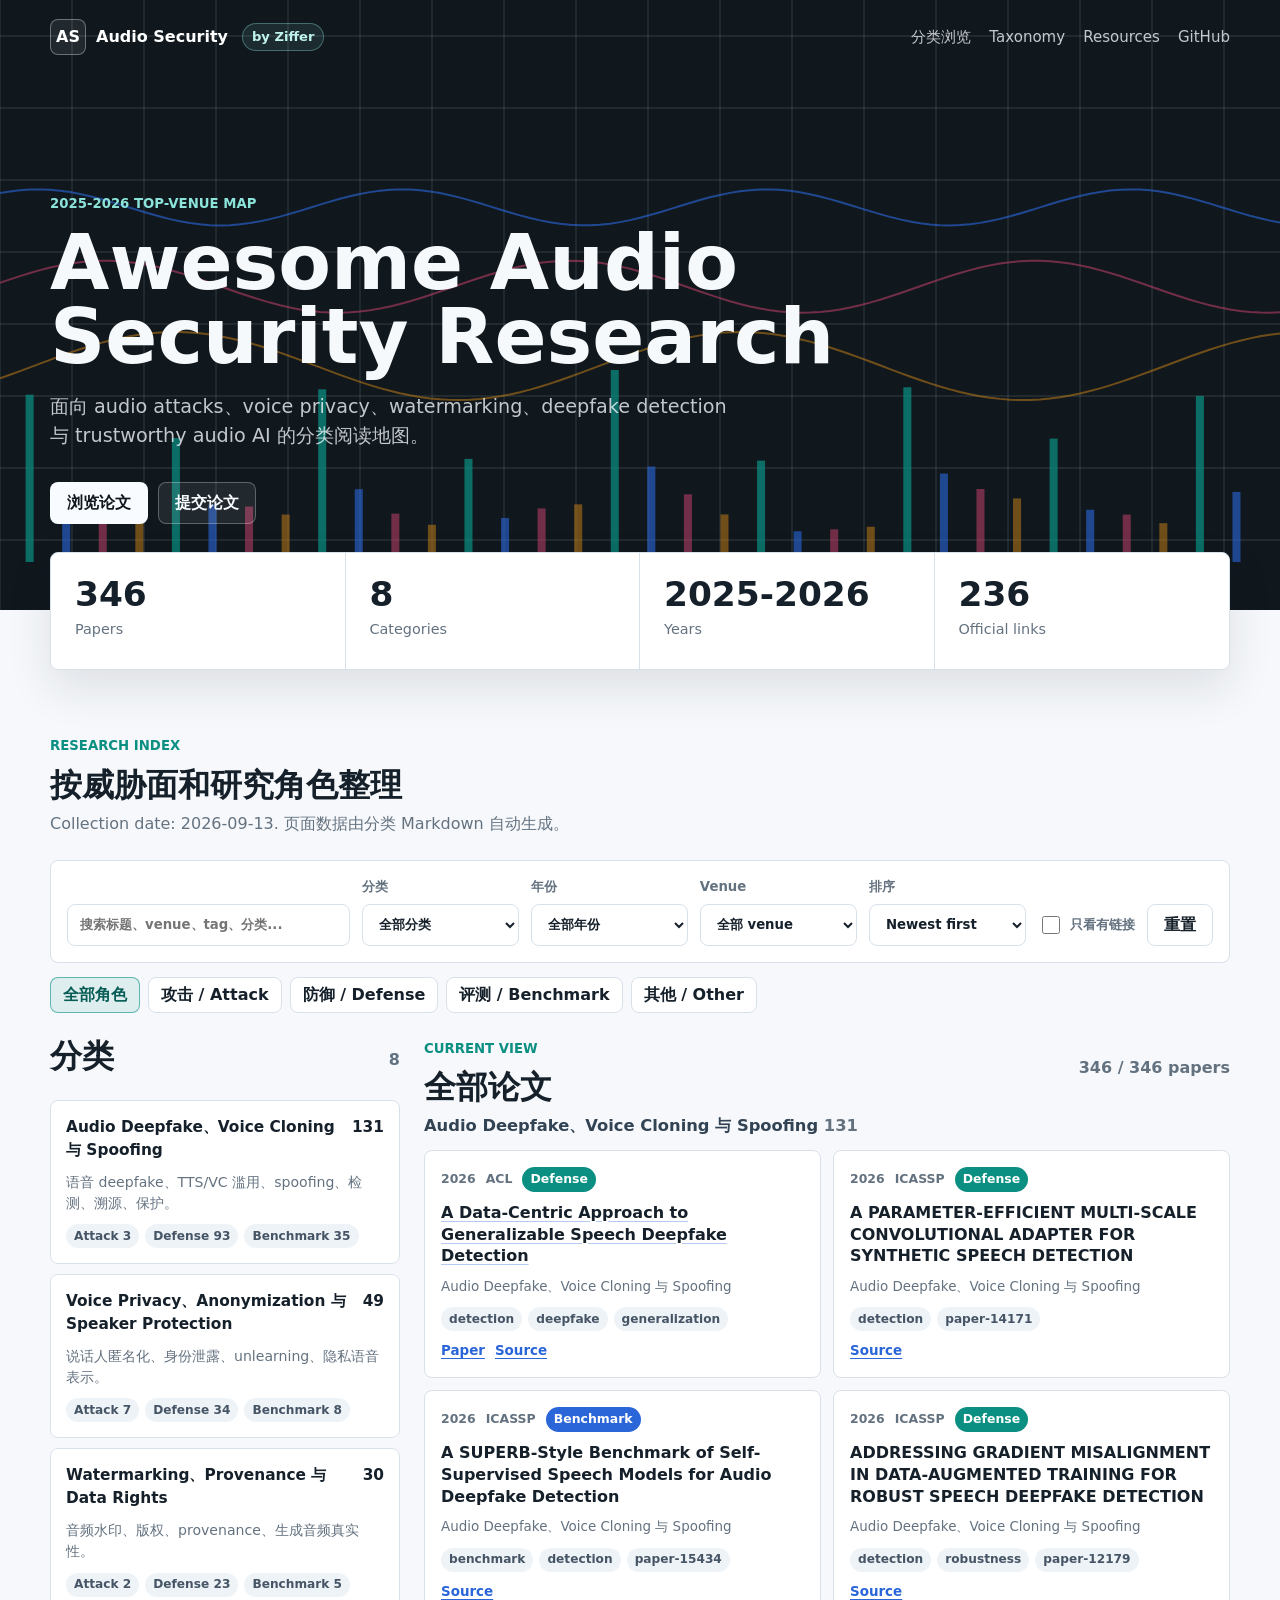
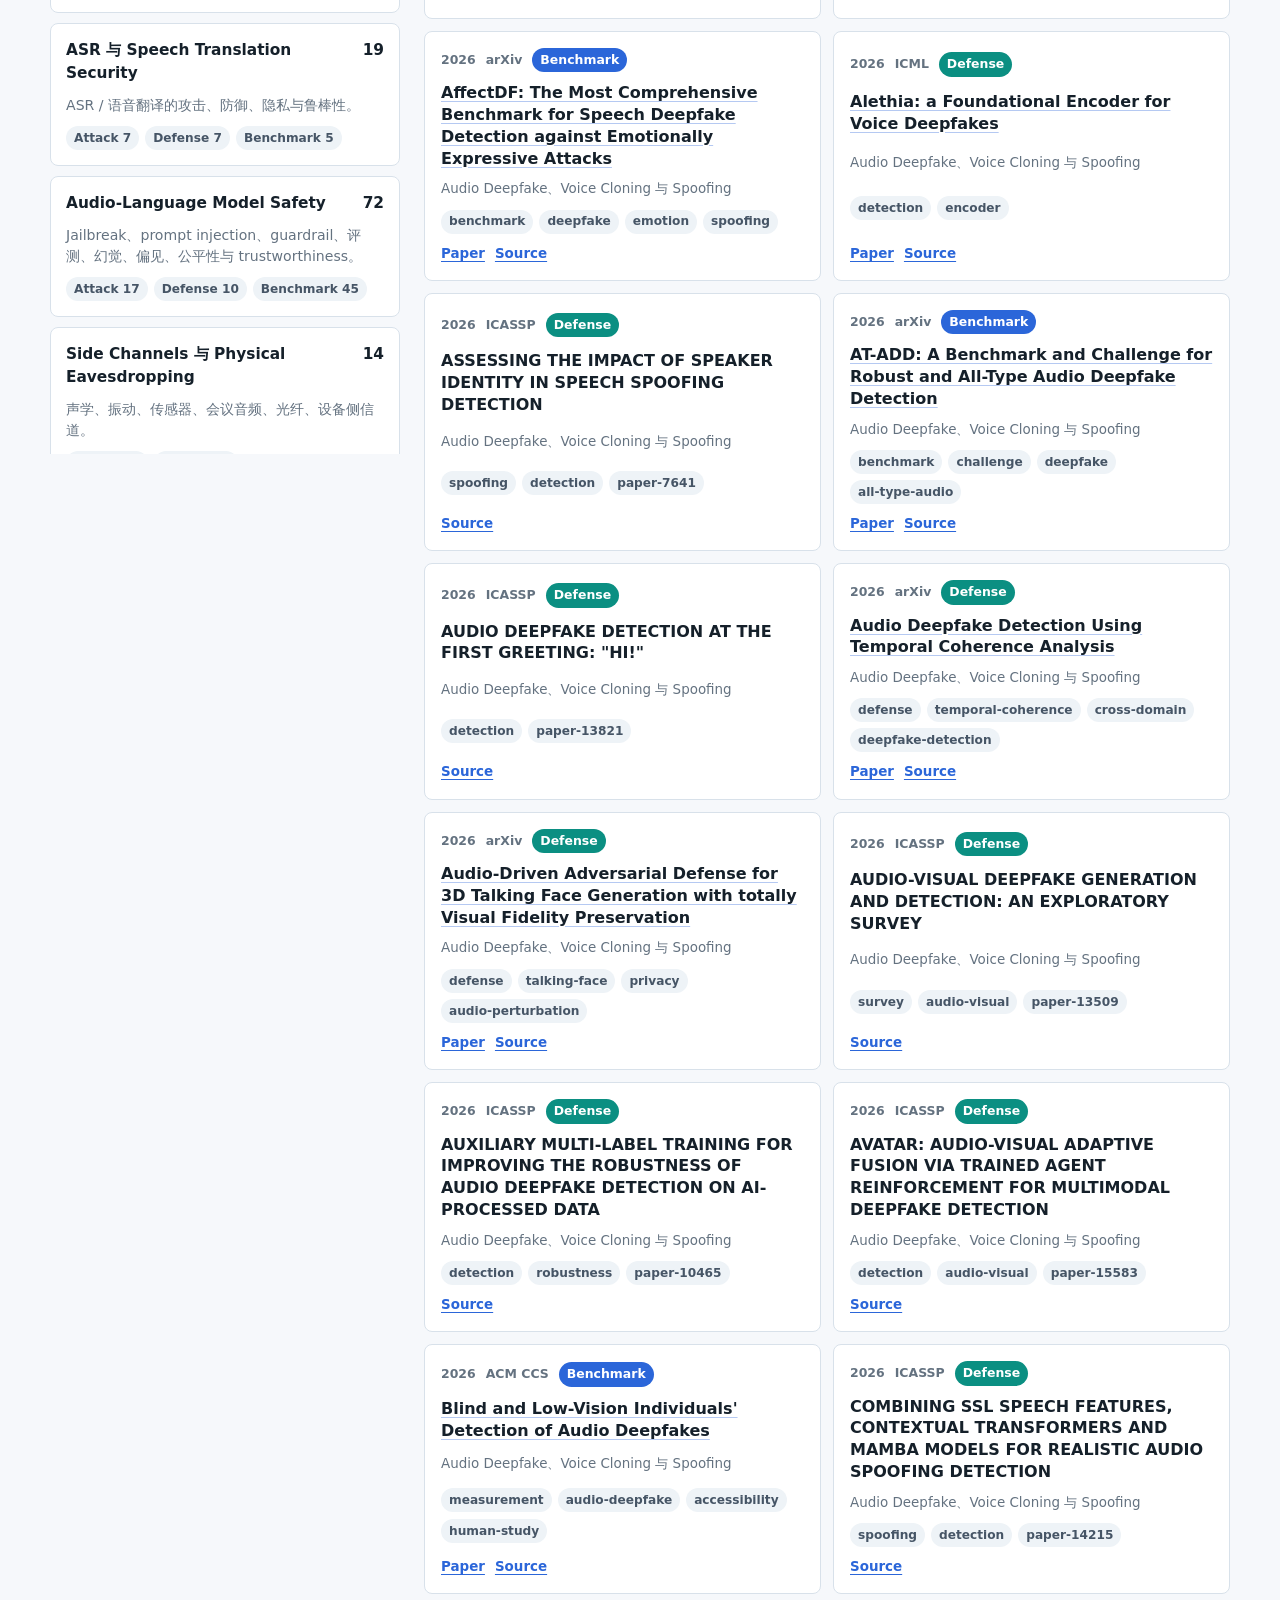
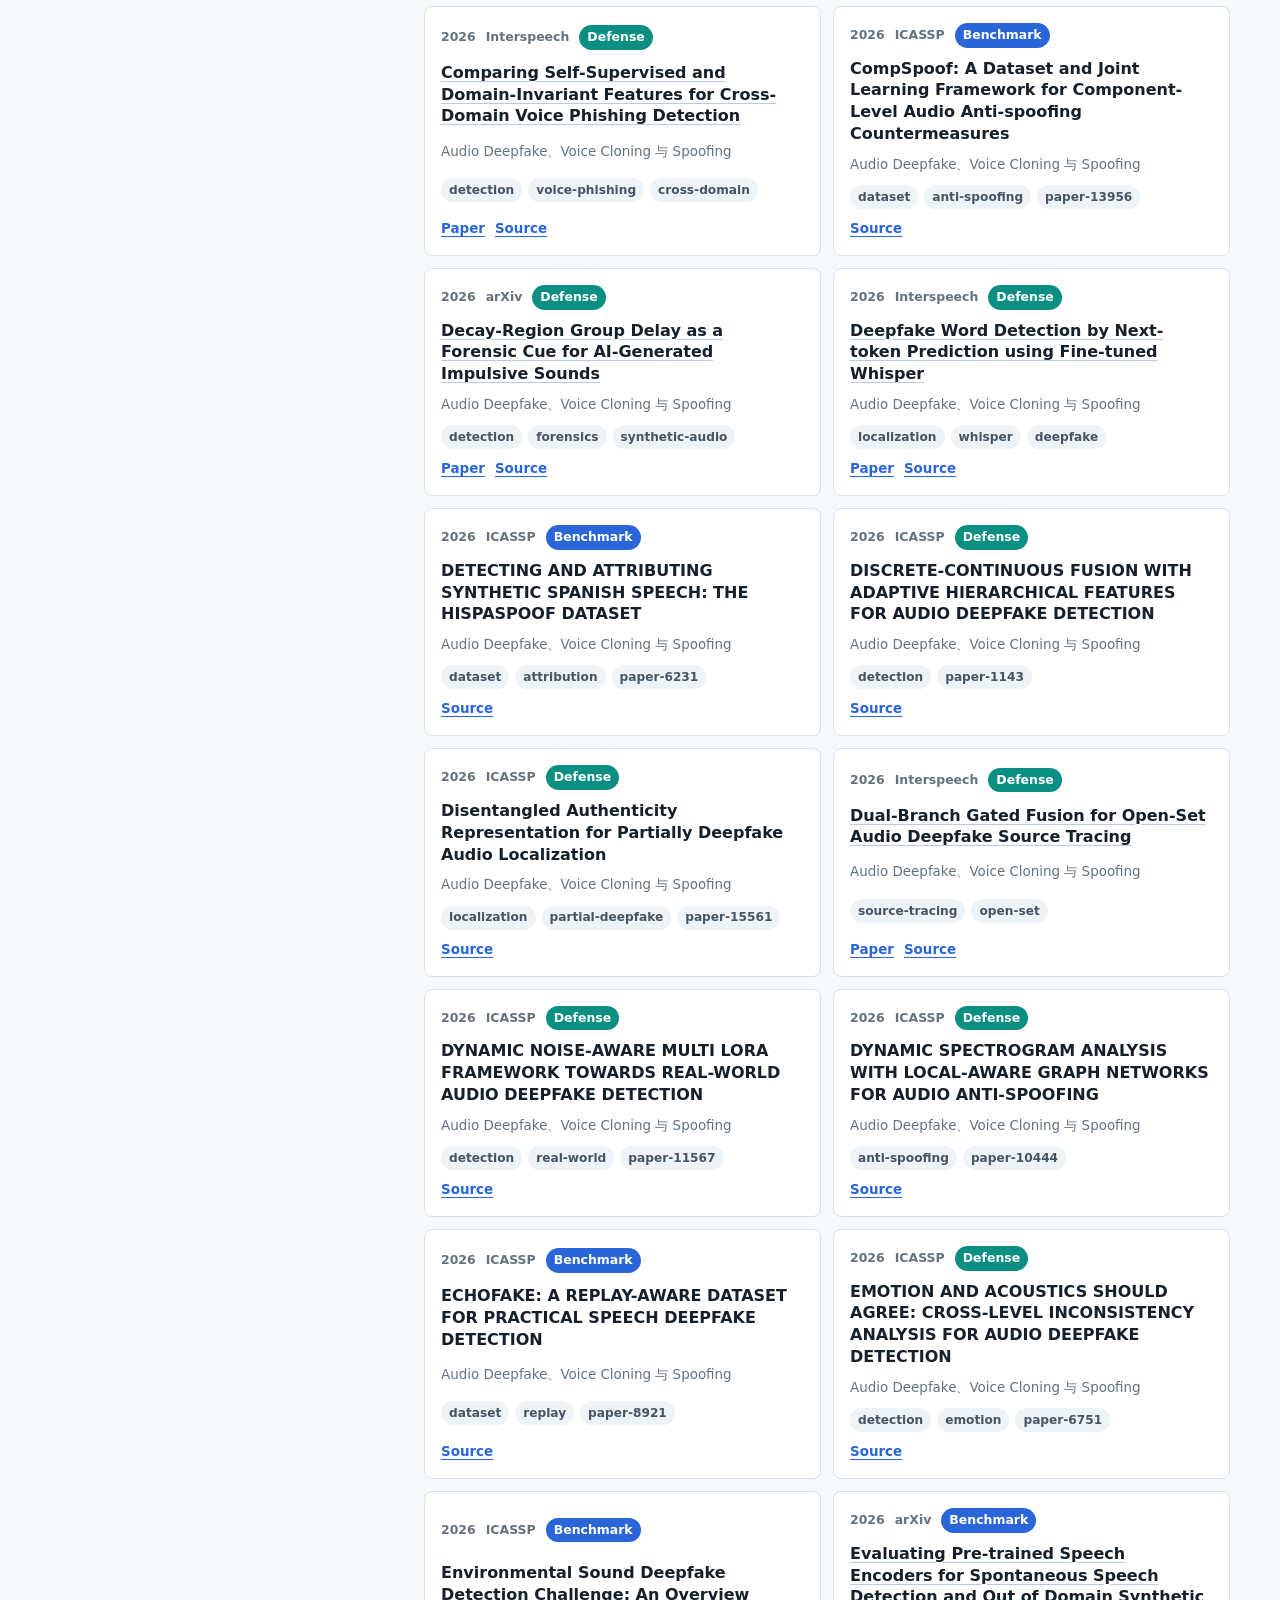
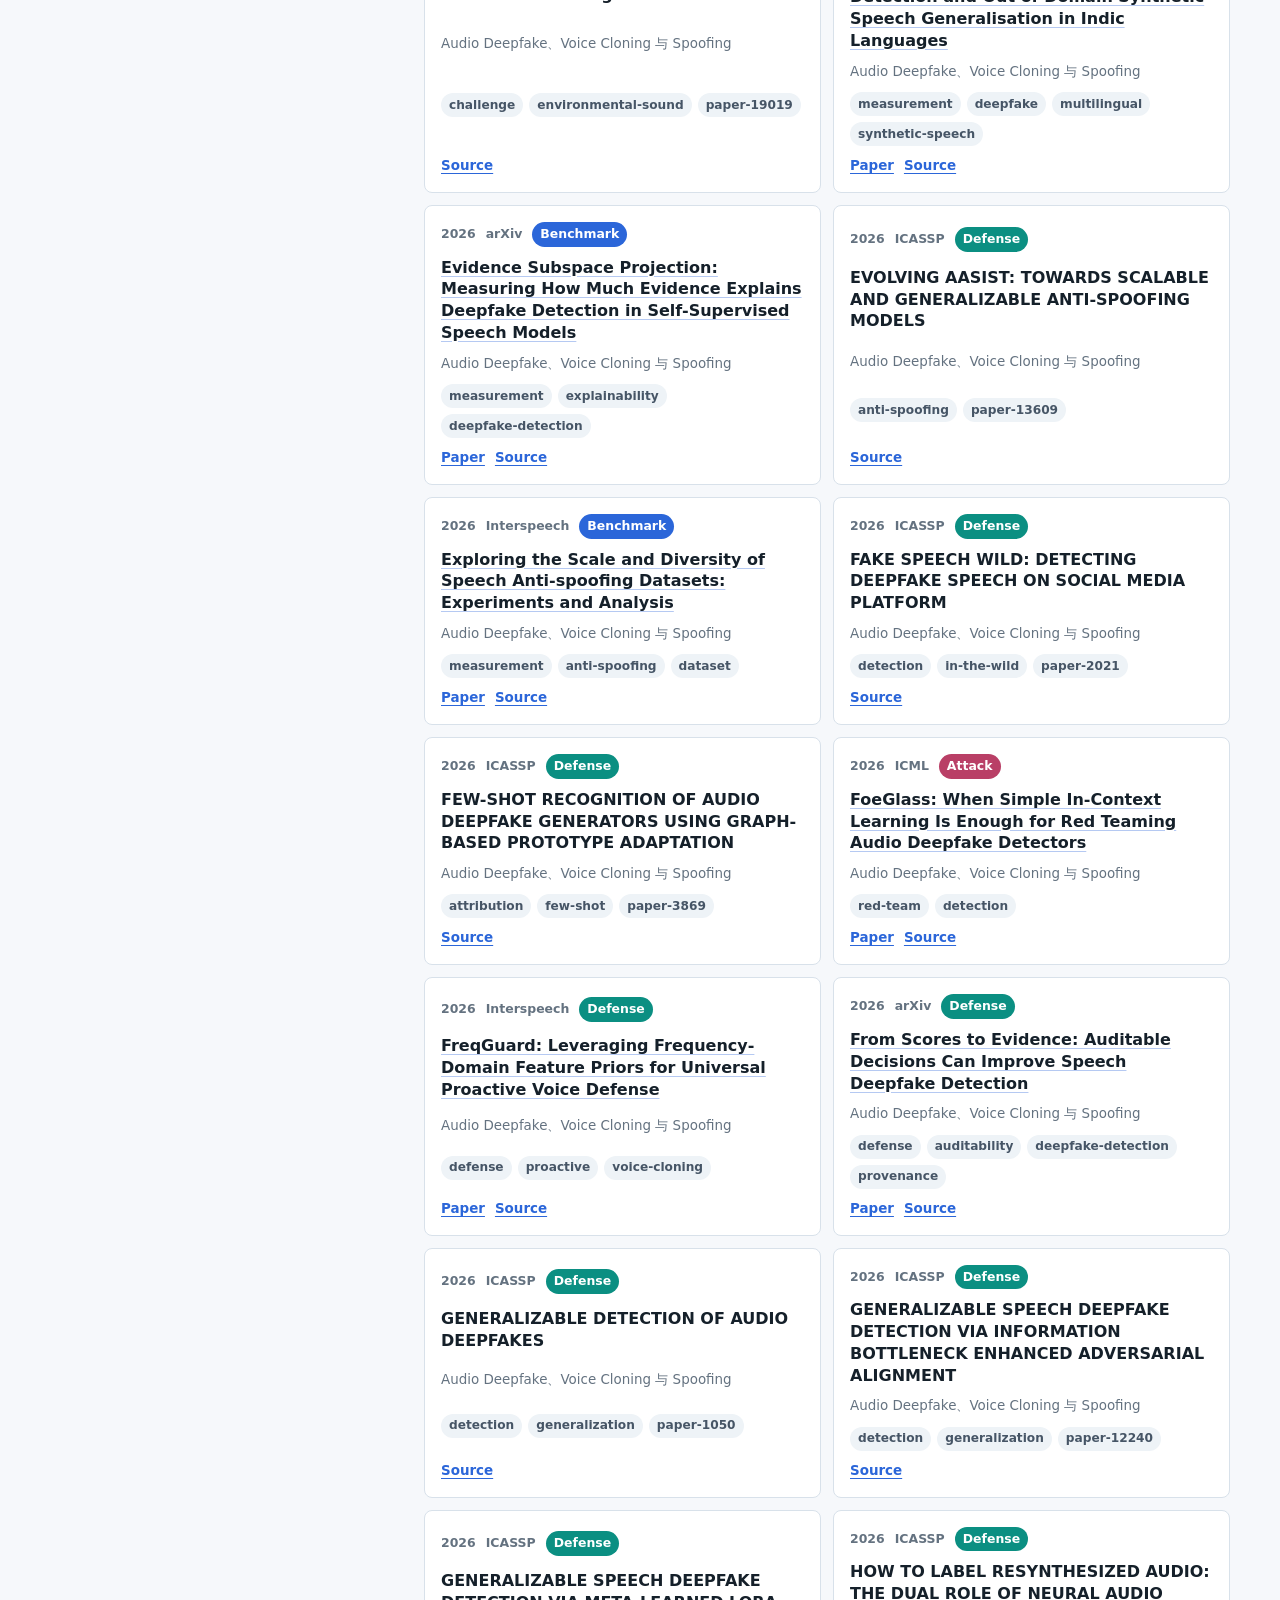
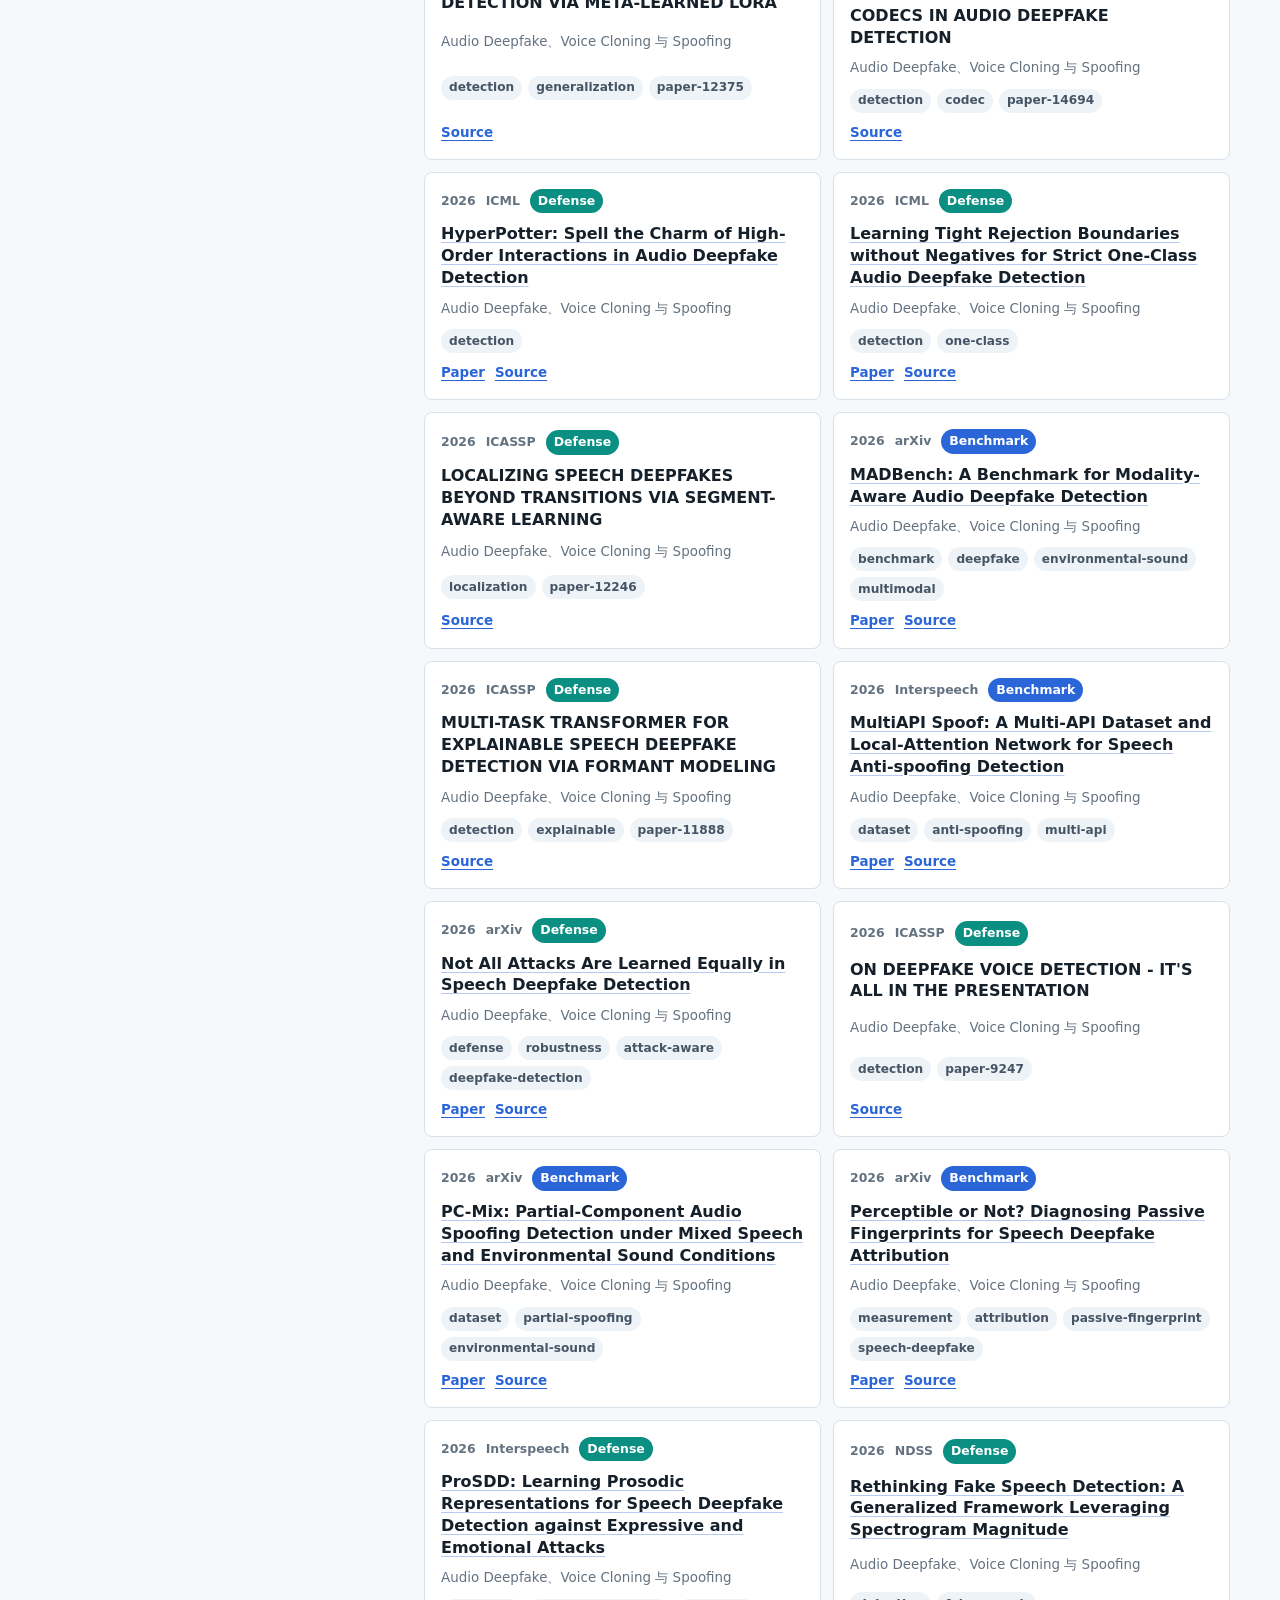
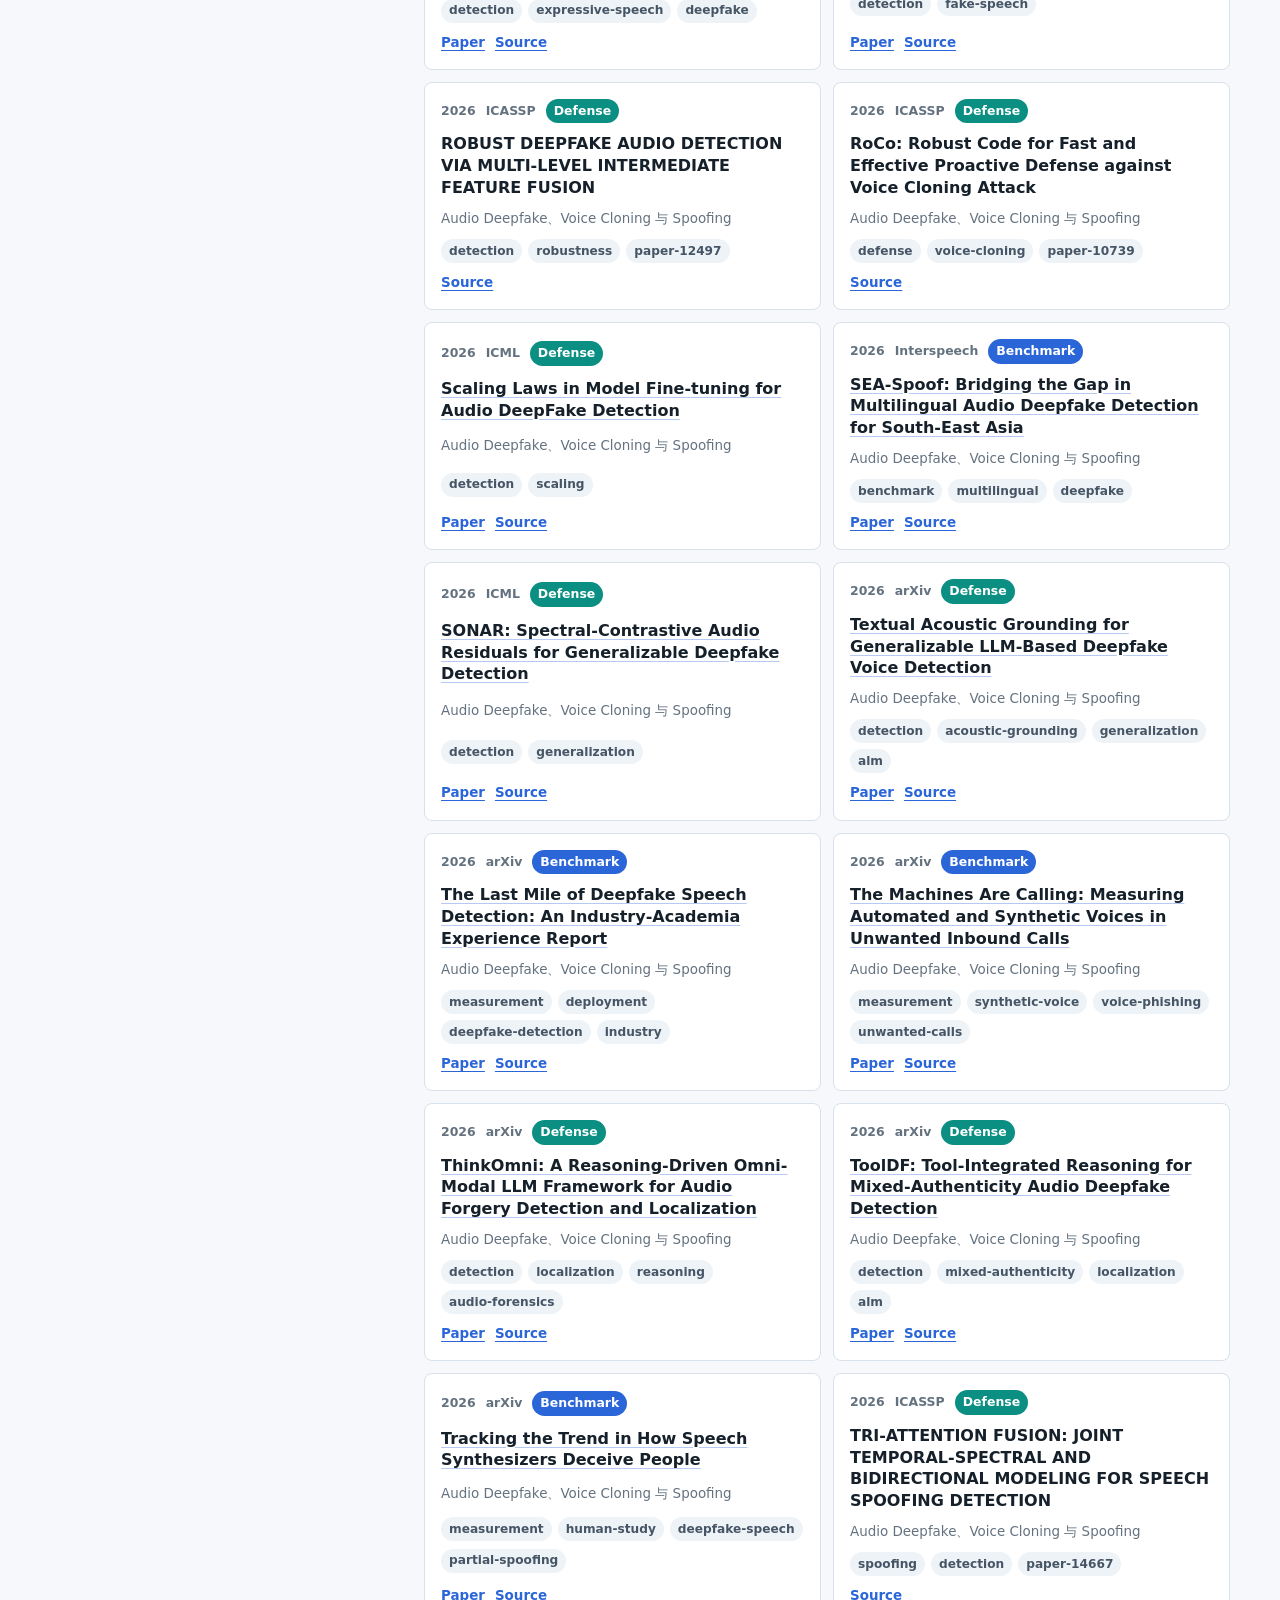
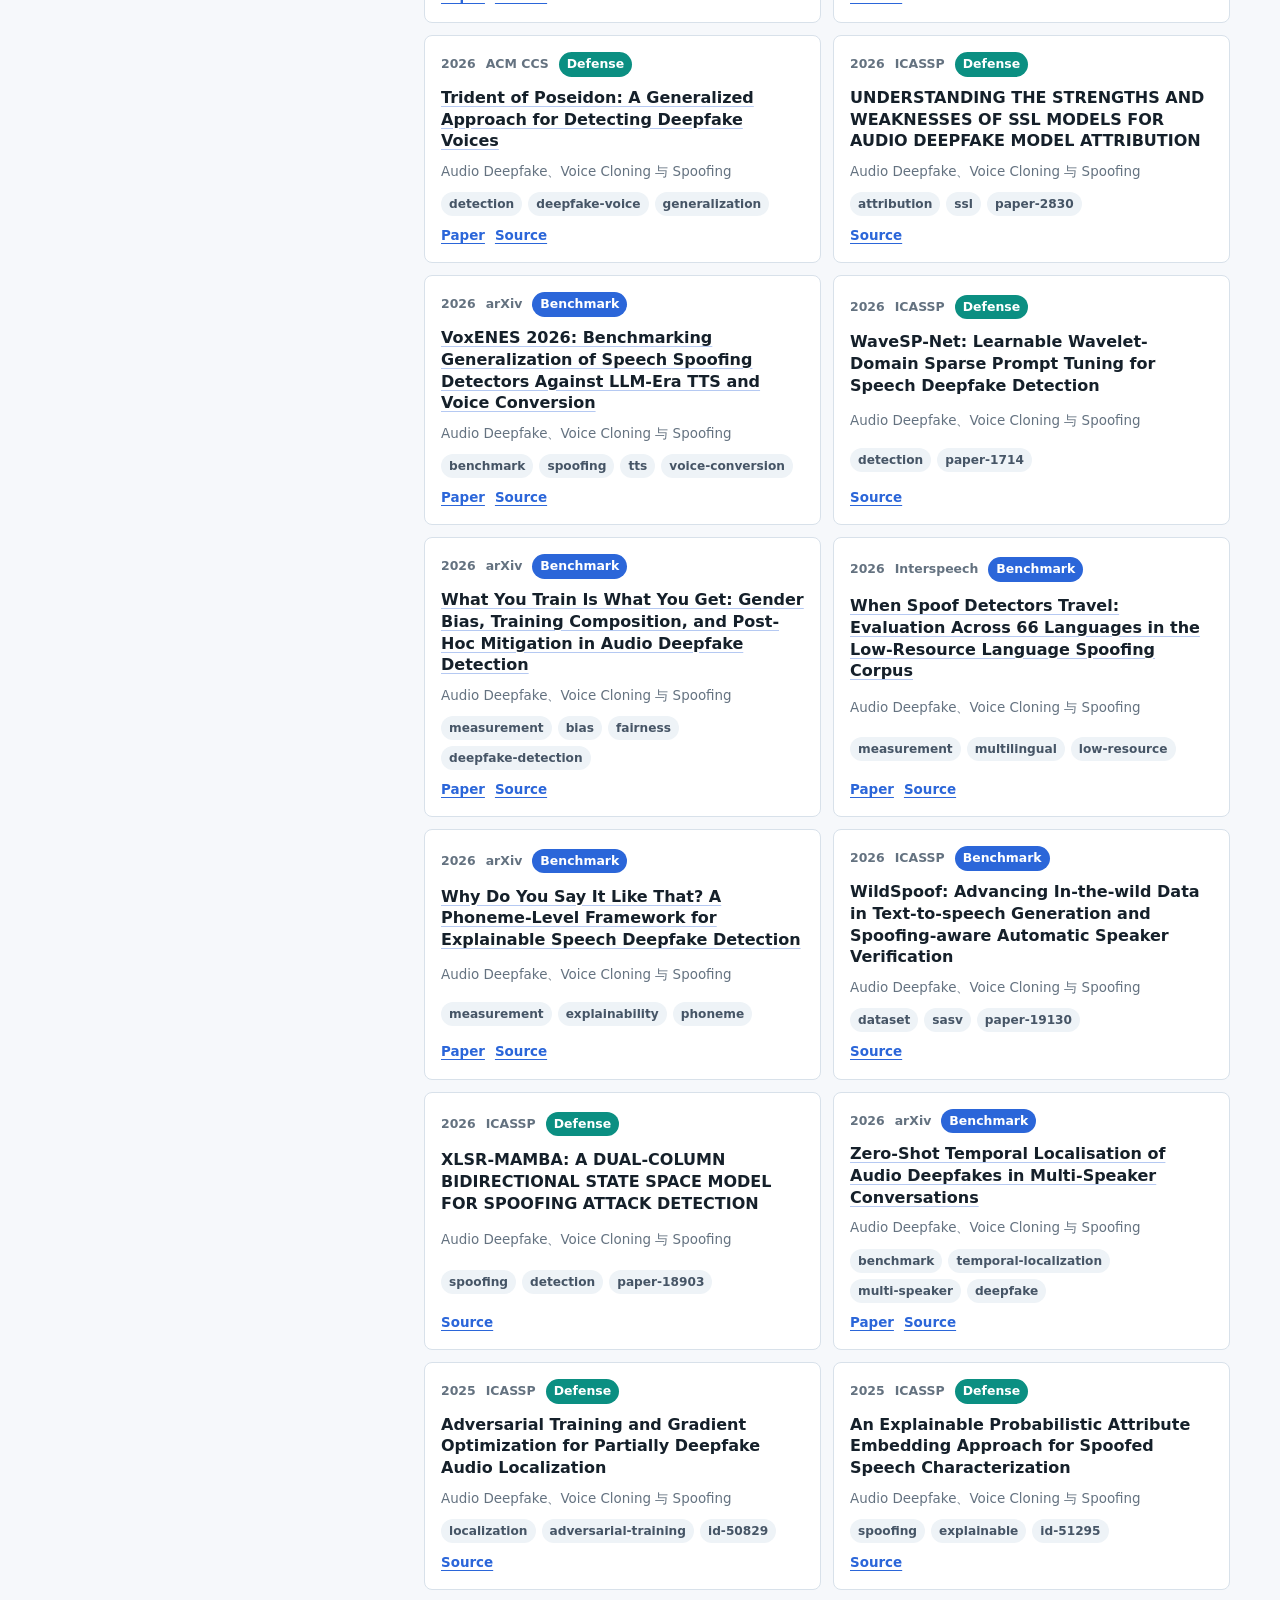
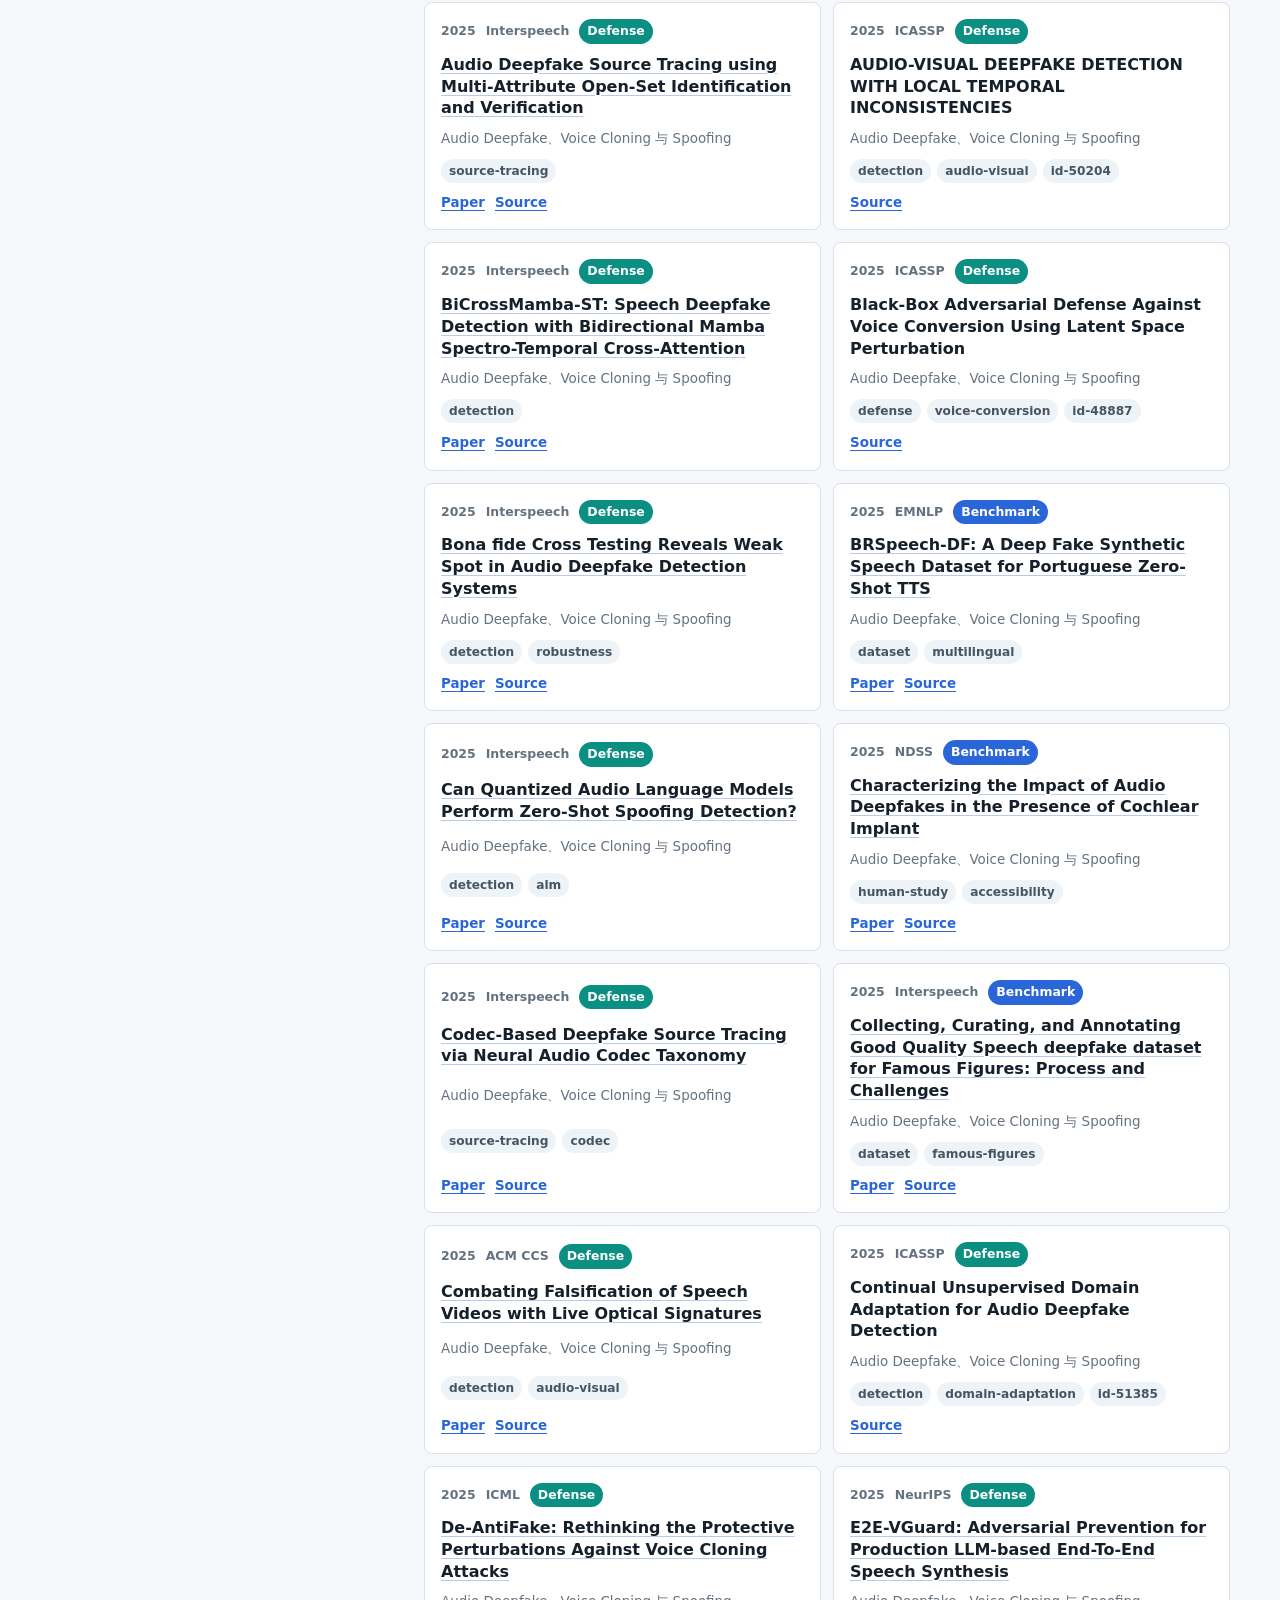
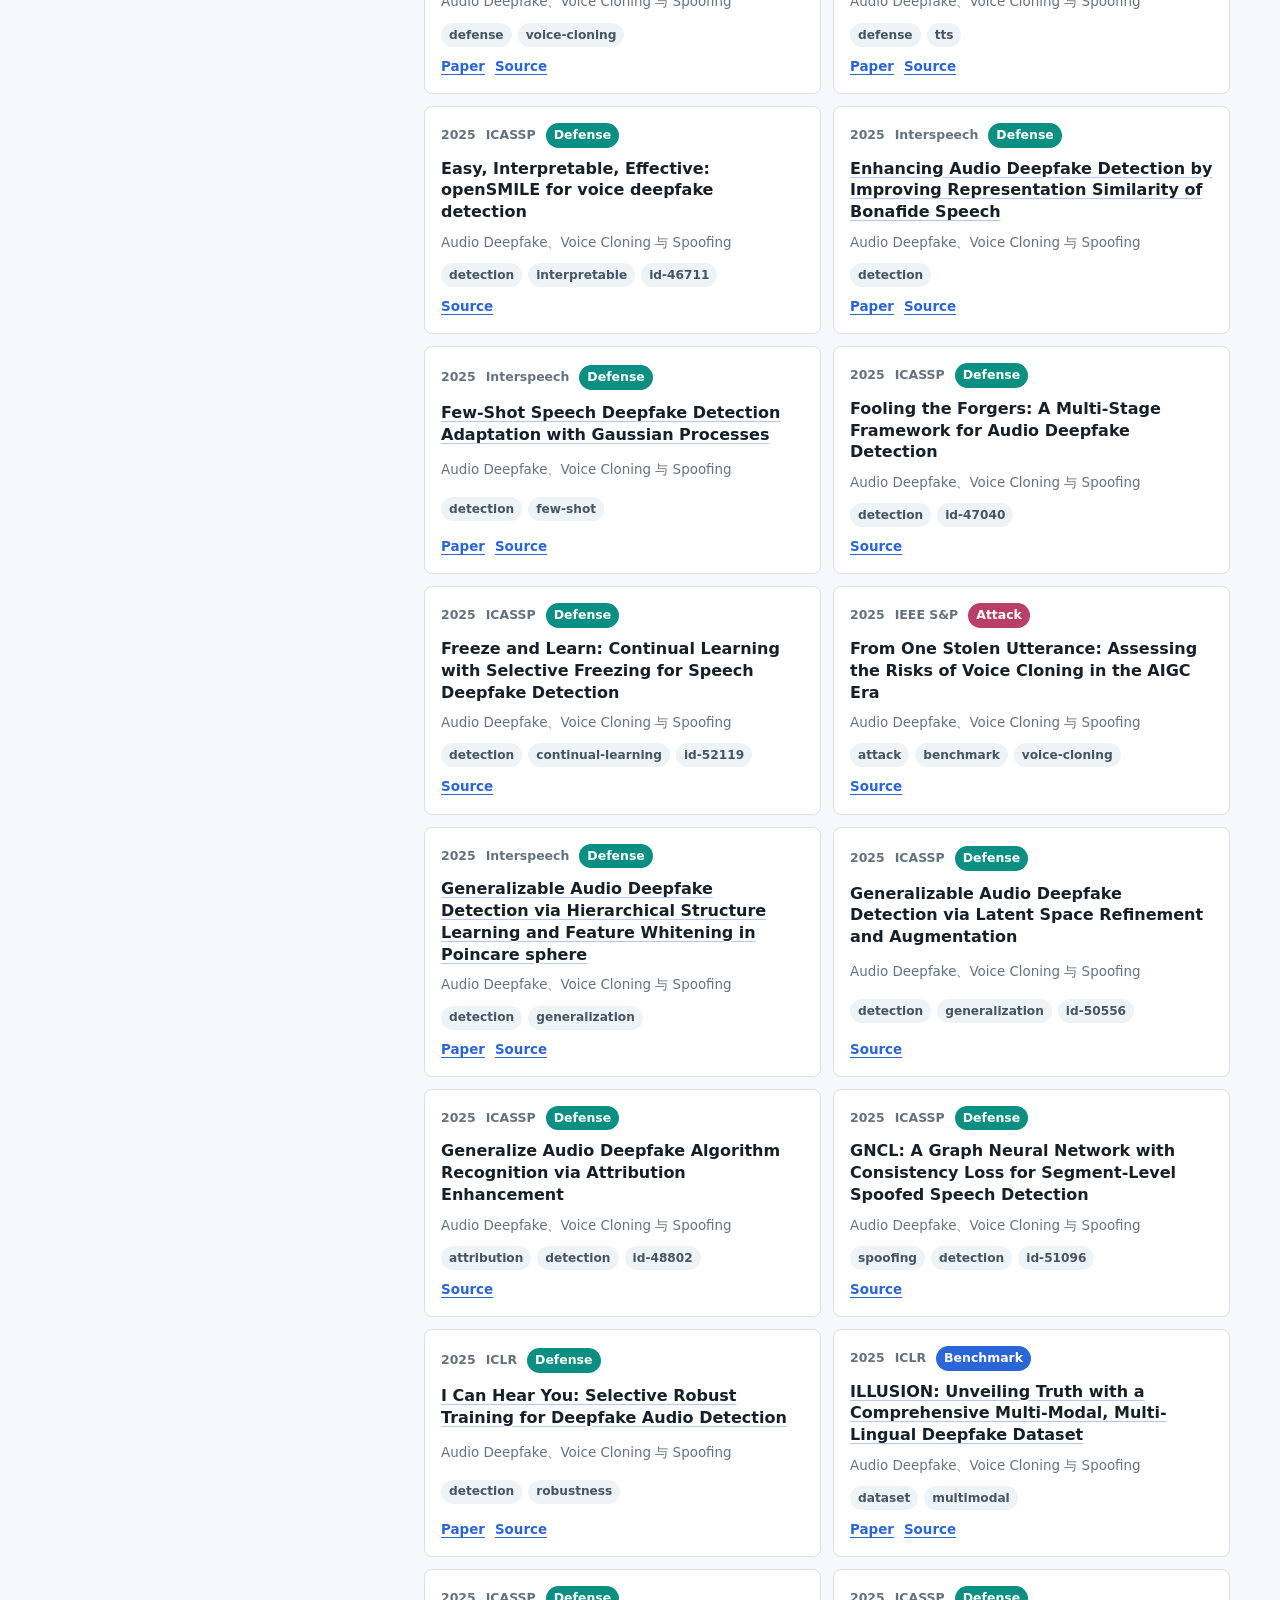
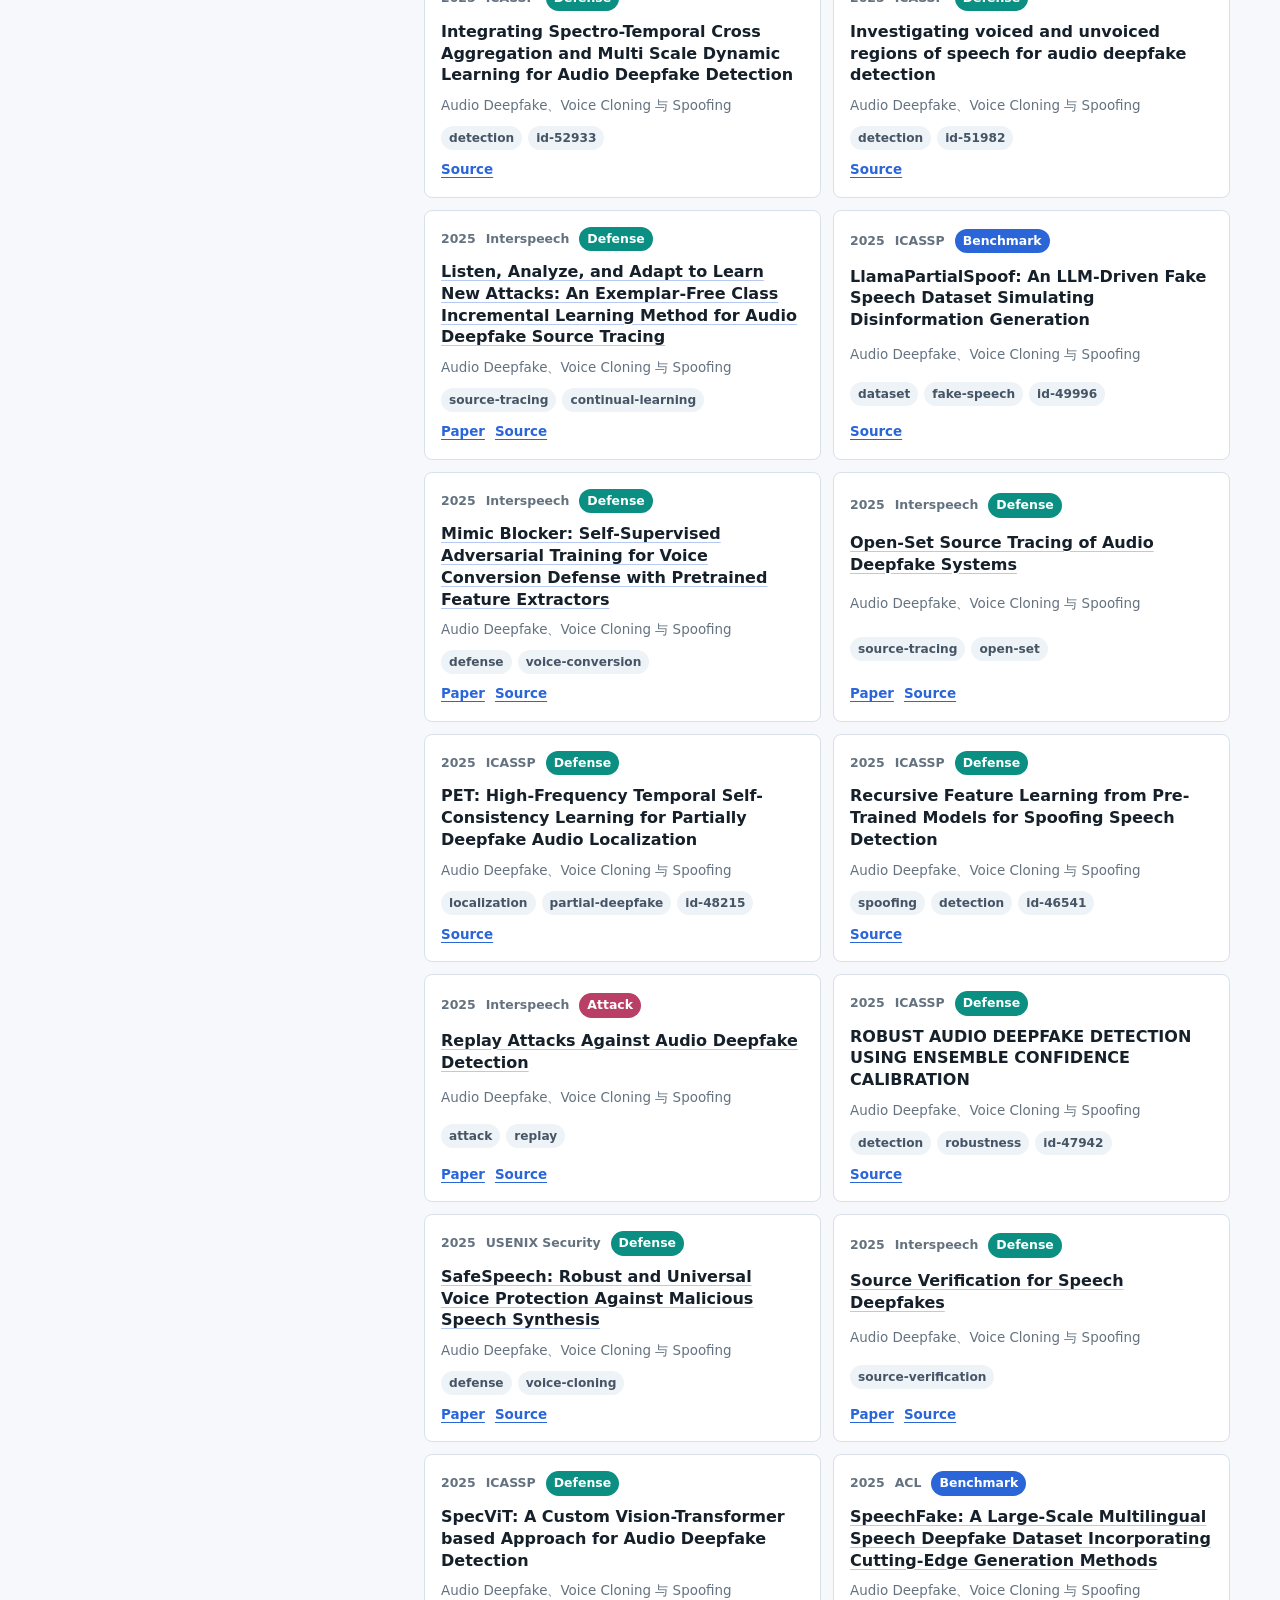
<file: index.html>
<!doctype html>
<html lang="zh-CN">
  <head>
    <meta charset="utf-8" />
    <meta name="viewport" content="width=device-width, initial-scale=1" />
    <meta
      name="description"
      content="A classified, searchable GitHub Pages view for Awesome Audio Security Research."
    />
    <title>Awesome Audio Security Research</title>
    <link rel="stylesheet" href="docs/assets/site.css" />
  </head>
  <body>
    <header class="hero">
      <canvas id="hero-canvas" aria-hidden="true"></canvas>
      <nav class="topbar" aria-label="Primary">
        <div class="brand-group">
          <a class="brand" href="./" aria-label="Awesome Audio Security Research home">
            <span class="brand-mark">AS</span>
            <span>Audio Security</span>
          </a>
          <a class="creator-link" href="https://ziffer.top/" target="_blank" rel="noopener noreferrer">by Ziffer</a>
        </div>
        <div class="nav-links">
          <a href="#explore">分类浏览</a>
          <a id="taxonomy-link" href="https://github.com/sfofgalaxy/awesome-audio-security-research/blob/main/docs/taxonomy.md">Taxonomy</a>
          <a id="resources-link" href="https://github.com/sfofgalaxy/awesome-audio-security-research/blob/main/docs/resources.md">Resources</a>
          <a id="repo-link" href="https://github.com/sfofgalaxy/awesome-audio-security-research">GitHub</a>
        </div>
      </nav>
      <div class="hero-content">
        <p class="kicker">2025-2026 top-venue map</p>
        <h1>Awesome Audio Security Research</h1>
        <p class="hero-copy">
          面向 audio attacks、voice privacy、watermarking、deepfake detection 与 trustworthy audio AI 的分类阅读地图。
        </p>
        <div class="hero-actions">
          <a class="button primary" href="#explore">浏览论文</a>
          <a class="button secondary" id="suggest-link" href="https://github.com/sfofgalaxy/awesome-audio-security-research/issues/new?template=paper.yml">提交论文</a>
        </div>
      </div>
    </header>

    <main>
      <section class="stats-band" aria-label="Collection stats">
        <div class="stat">
          <span class="stat-value" id="paper-count">...</span>
          <span class="stat-label">Papers</span>
        </div>
        <div class="stat">
          <span class="stat-value" id="category-count">...</span>
          <span class="stat-label">Categories</span>
        </div>
        <div class="stat">
          <span class="stat-value" id="year-range">...</span>
          <span class="stat-label">Years</span>
        </div>
        <div class="stat">
          <span class="stat-value" id="linked-count">...</span>
          <span class="stat-label">Official links</span>
        </div>
      </section>

      <section class="controls-band" id="explore">
        <div class="section-heading">
          <p class="eyebrow">Research index</p>
          <h2>按威胁面和研究角色整理</h2>
          <p id="collection-date" class="section-copy"></p>
        </div>

        <form class="filters" id="filters" role="search">
          <label class="search-box">
            <span class="visually-hidden">Search papers</span>
            <input id="search-input" type="search" placeholder="搜索标题、venue、tag、分类..." autocomplete="off" />
          </label>
          <label>
            <span>分类</span>
            <select id="category-select"></select>
          </label>
          <label>
            <span>年份</span>
            <select id="year-select"></select>
          </label>
          <label>
            <span>Venue</span>
            <select id="venue-select"></select>
          </label>
          <label>
            <span>排序</span>
            <select id="sort-select">
              <option value="newest">Newest first</option>
              <option value="oldest">Oldest first</option>
              <option value="title">Title A-Z</option>
              <option value="venue">Venue A-Z</option>
            </select>
          </label>
          <label class="toggle">
            <input id="linked-only" type="checkbox" />
            <span>只看有链接</span>
          </label>
          <button class="button reset" id="reset-button" type="button">重置</button>
        </form>

        <div class="segmented" id="section-filter" aria-label="Research role"></div>
      </section>

      <section class="layout">
        <aside class="sidebar" aria-label="Categories">
          <div class="panel-heading">
            <h2>分类</h2>
            <span id="active-category-count">0</span>
          </div>
          <div class="category-list" id="category-list"></div>

          <div class="facet-block">
            <h3>高频 Tags</h3>
            <div class="chip-cloud" id="top-tags"></div>
          </div>

          <div class="facet-block">
            <h3>主要 Venues</h3>
            <div class="chip-cloud" id="top-venues"></div>
          </div>
        </aside>

        <section class="results" aria-label="Paper results">
          <div class="results-heading">
            <div>
              <p class="eyebrow">Current view</p>
              <h2 id="results-title">全部论文</h2>
            </div>
            <p class="result-count" id="result-count" aria-live="polite">Loading...</p>
          </div>
          <div class="empty-state" id="empty-state" hidden>
            没找到匹配条目。可以换一个关键词或清掉筛选条件。
          </div>
          <div class="result-groups" id="result-groups"></div>
        </section>
      </section>

      <section class="landscape-section" aria-label="Category landscape">
        <div class="section-heading">
          <p class="eyebrow">Landscape</p>
          <h2>每个方向的攻防与评测分布</h2>
        </div>
        <div class="legend" id="section-legend"></div>
        <div class="landscape-chart" id="landscape-chart"></div>
      </section>
    </main>

    <footer class="footer">
      <p class="credit">Curated by <a href="https://ziffer.top/" target="_blank" rel="noopener noreferrer">Ziffer</a>.</p>
      <p>Data is generated from <code>categories/*.md</code> by <code>scripts/build_site.py</code>.</p>
      <p>
        <a id="readme-link" href="https://github.com/sfofgalaxy/awesome-audio-security-research/blob/main/README.md">README</a>
        <a id="readme-zh-link" href="https://github.com/sfofgalaxy/awesome-audio-security-research/blob/main/README.zh-CN.md">中文 README</a>
        <a id="contributing-link" href="https://github.com/sfofgalaxy/awesome-audio-security-research/blob/main/CONTRIBUTING.md">Contributing</a>
      </p>
    </footer>

    <script src="docs/assets/app.js"></script>
  </body>
</html>
</file>
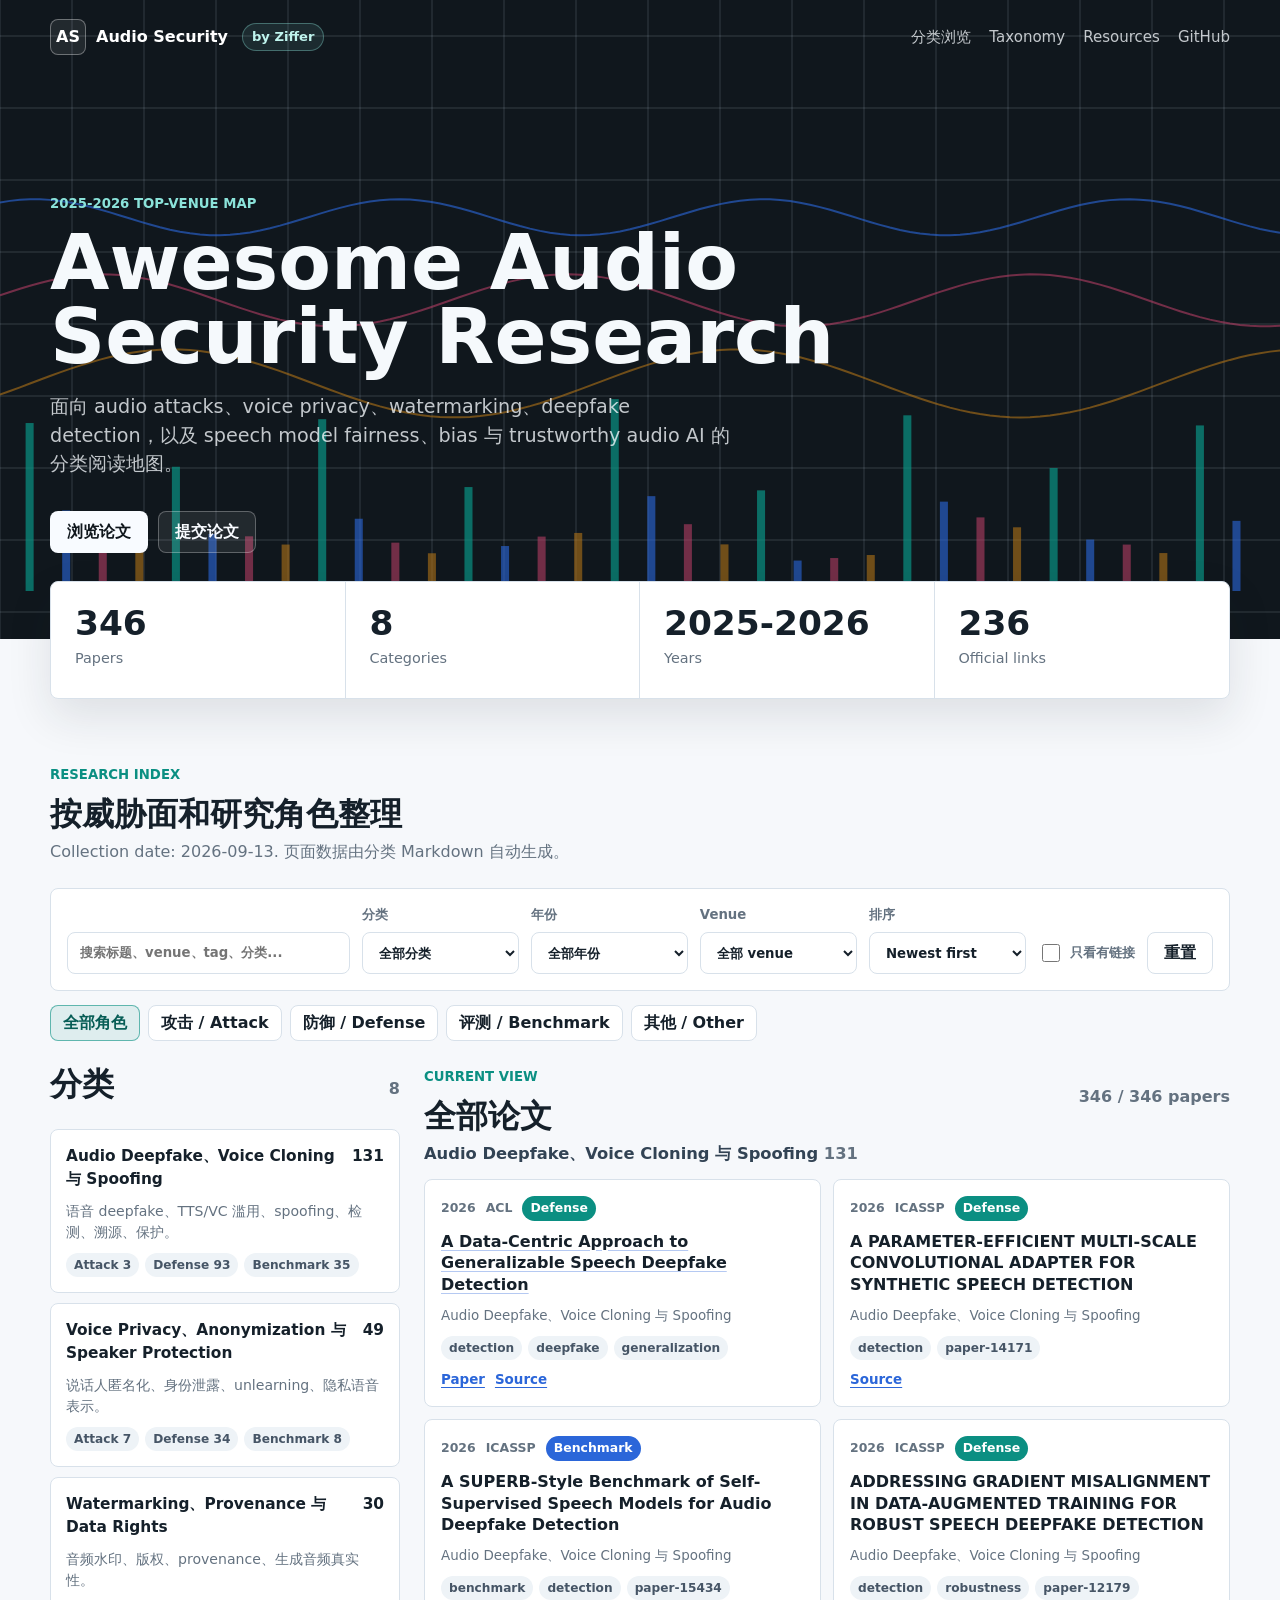
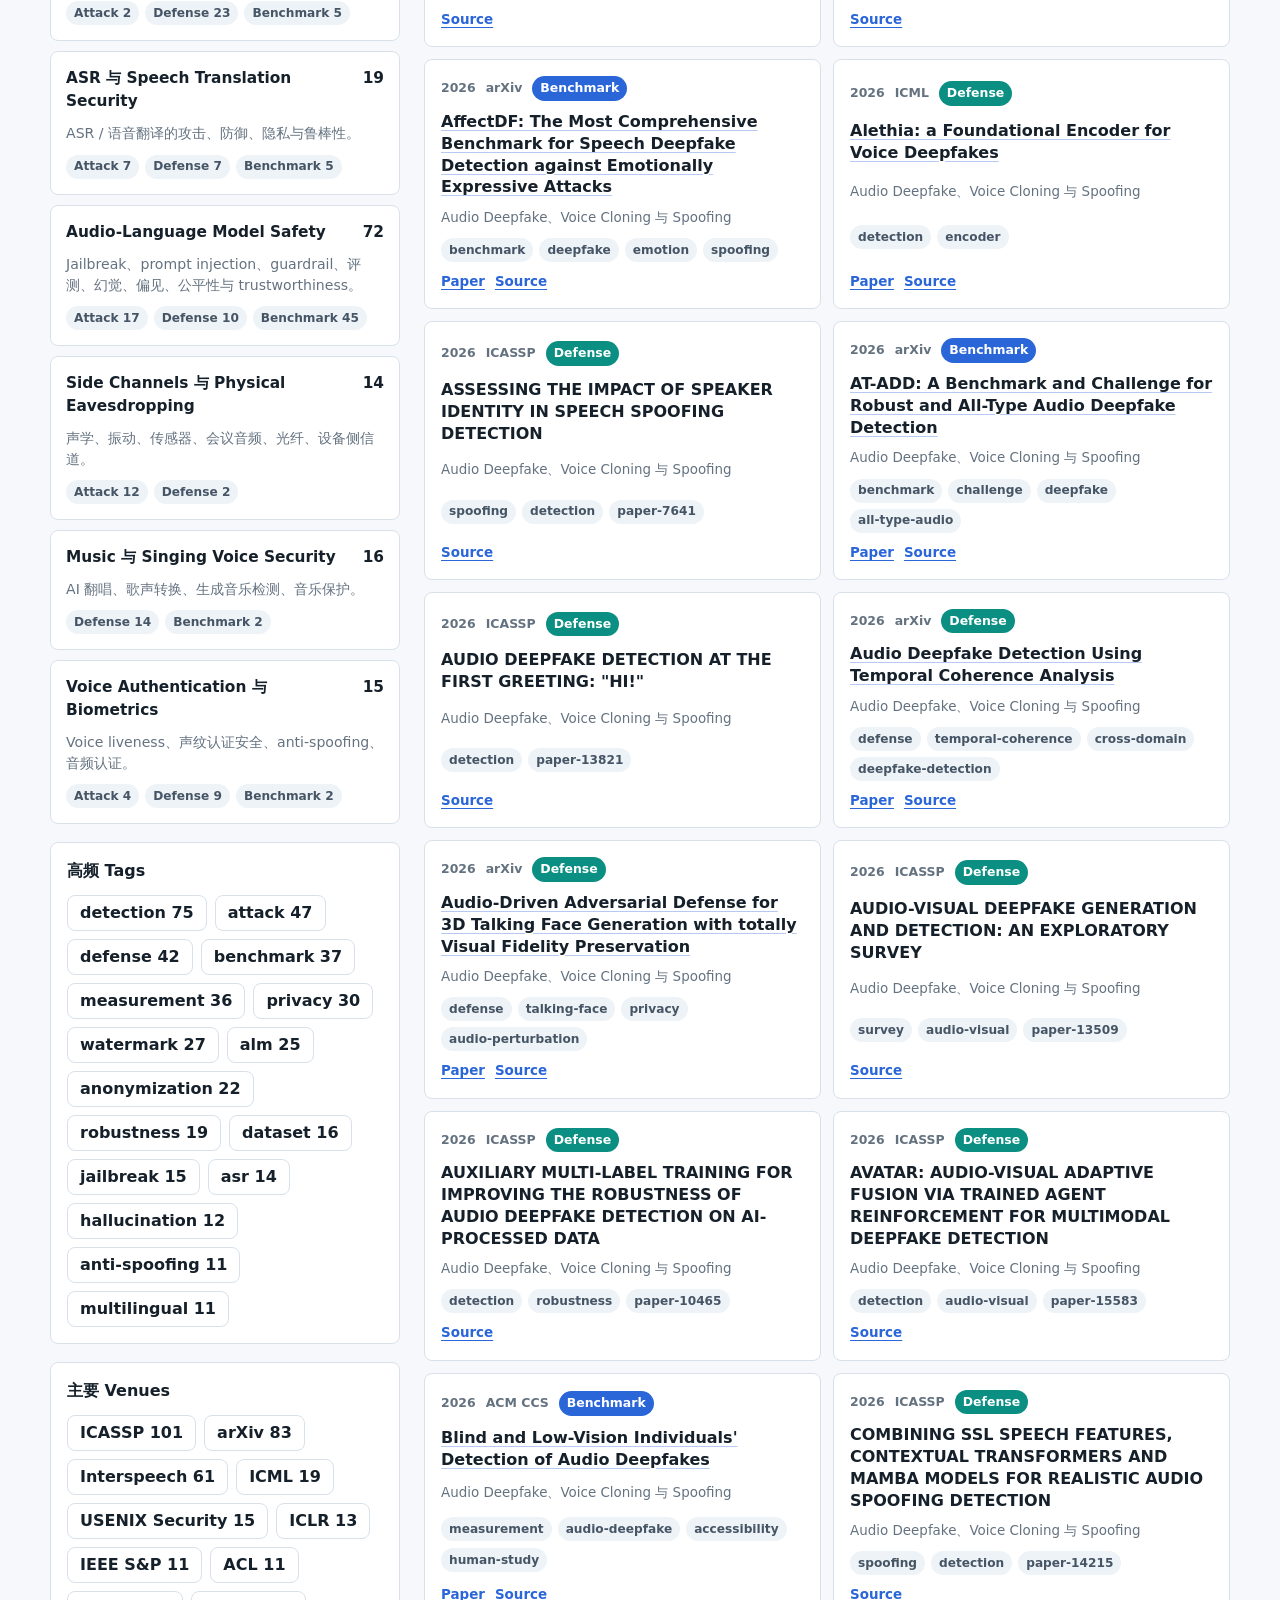
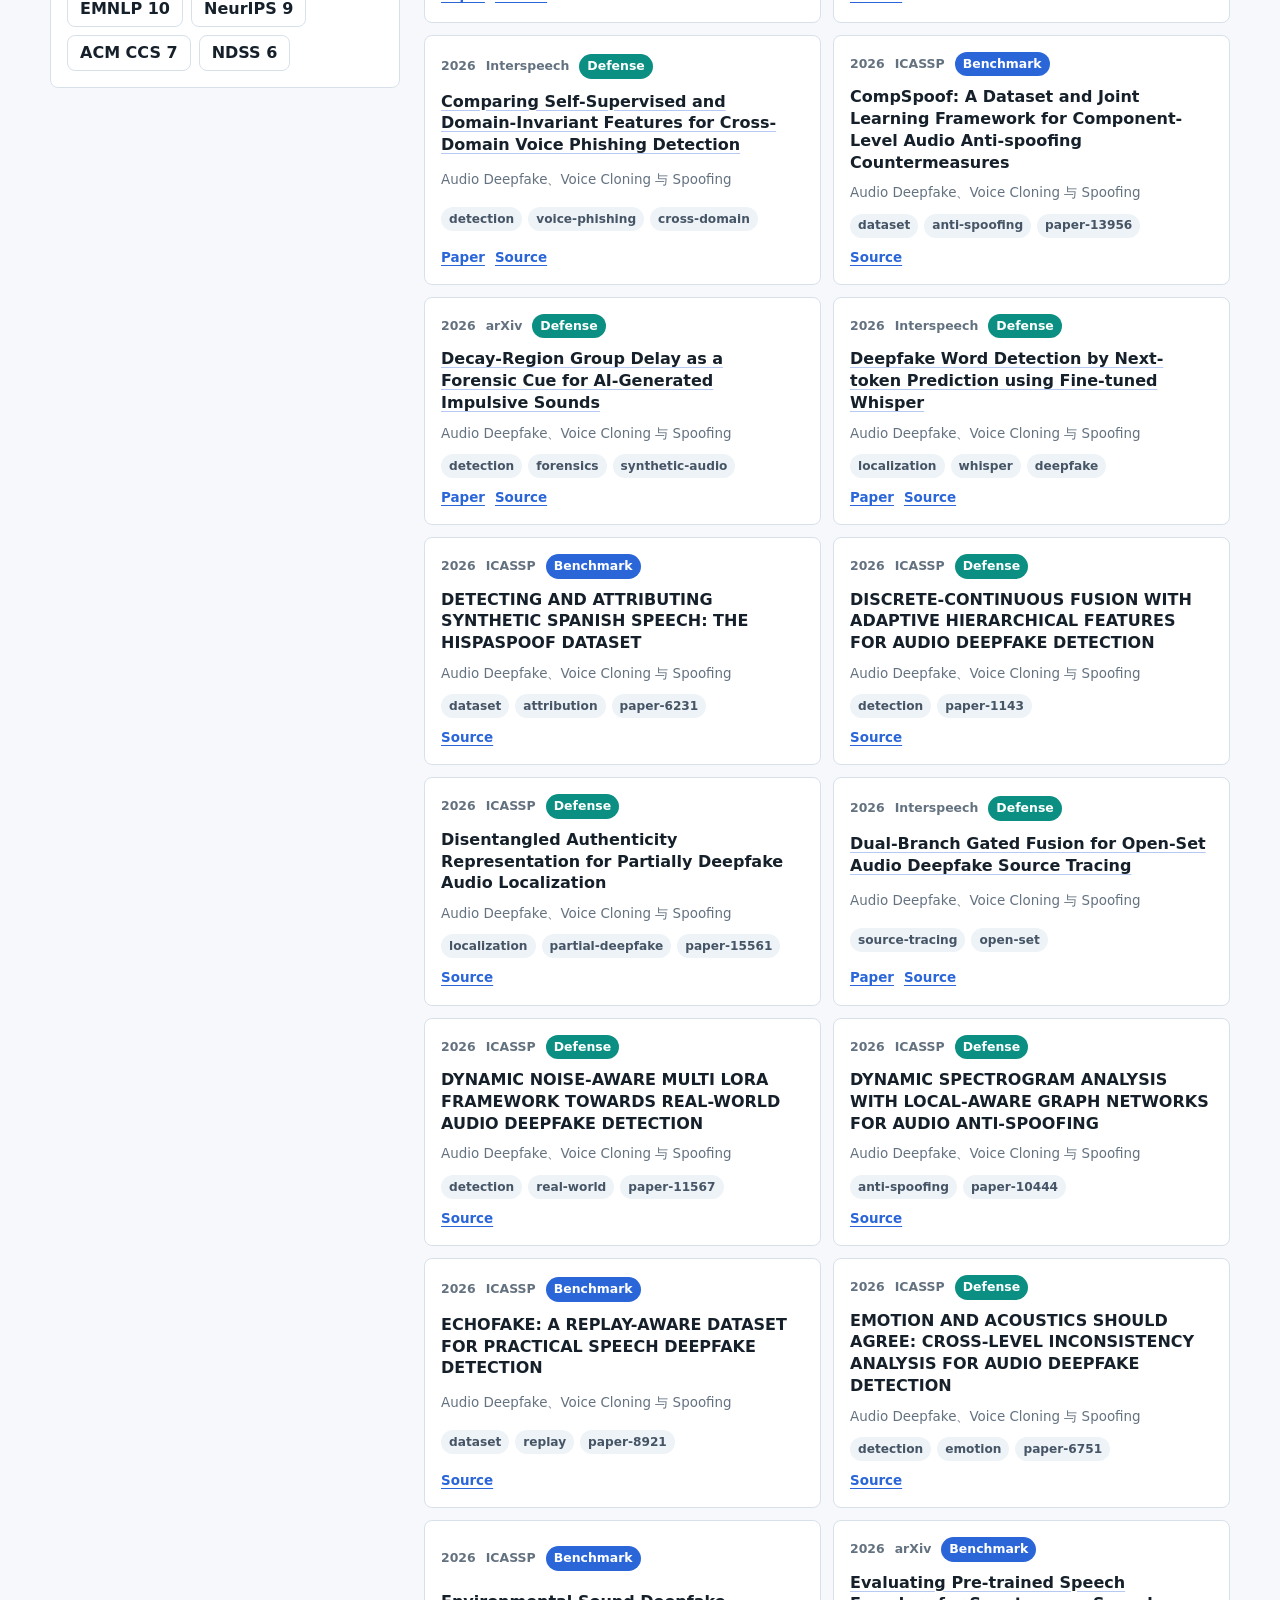
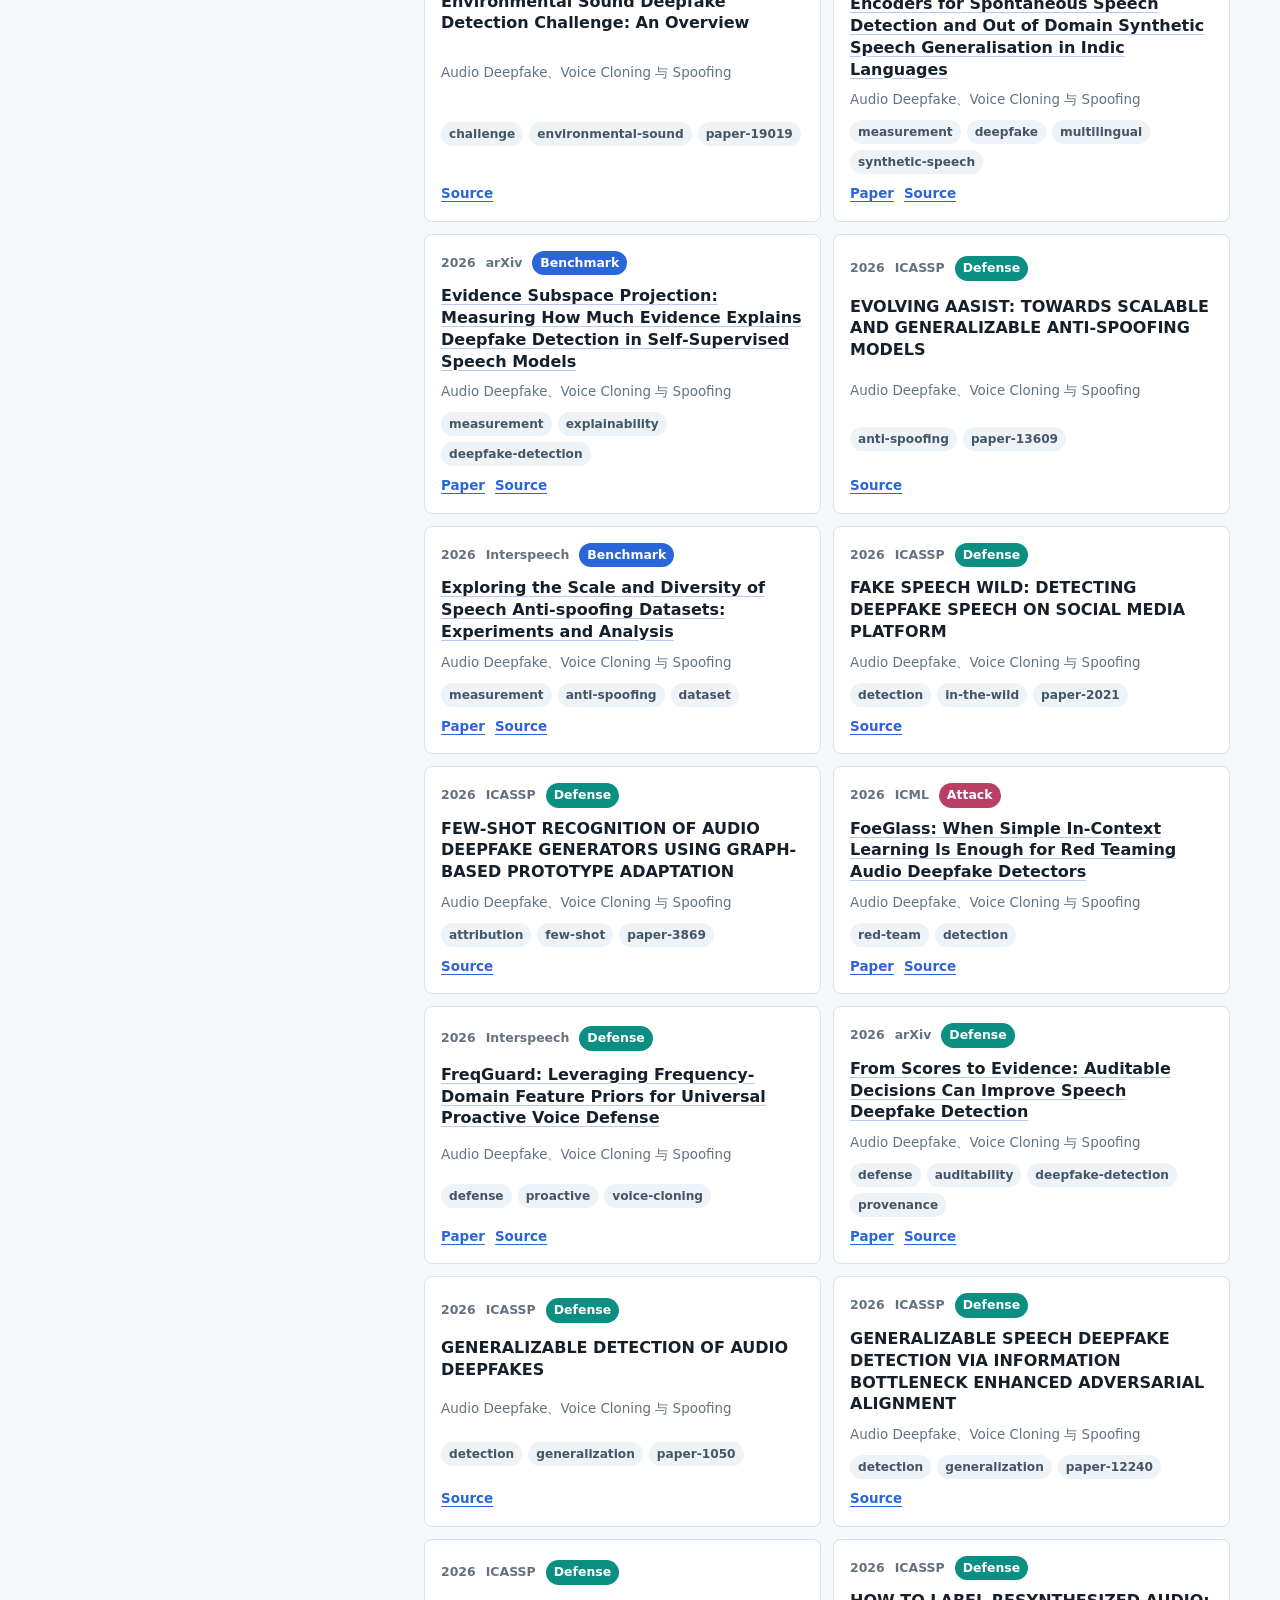
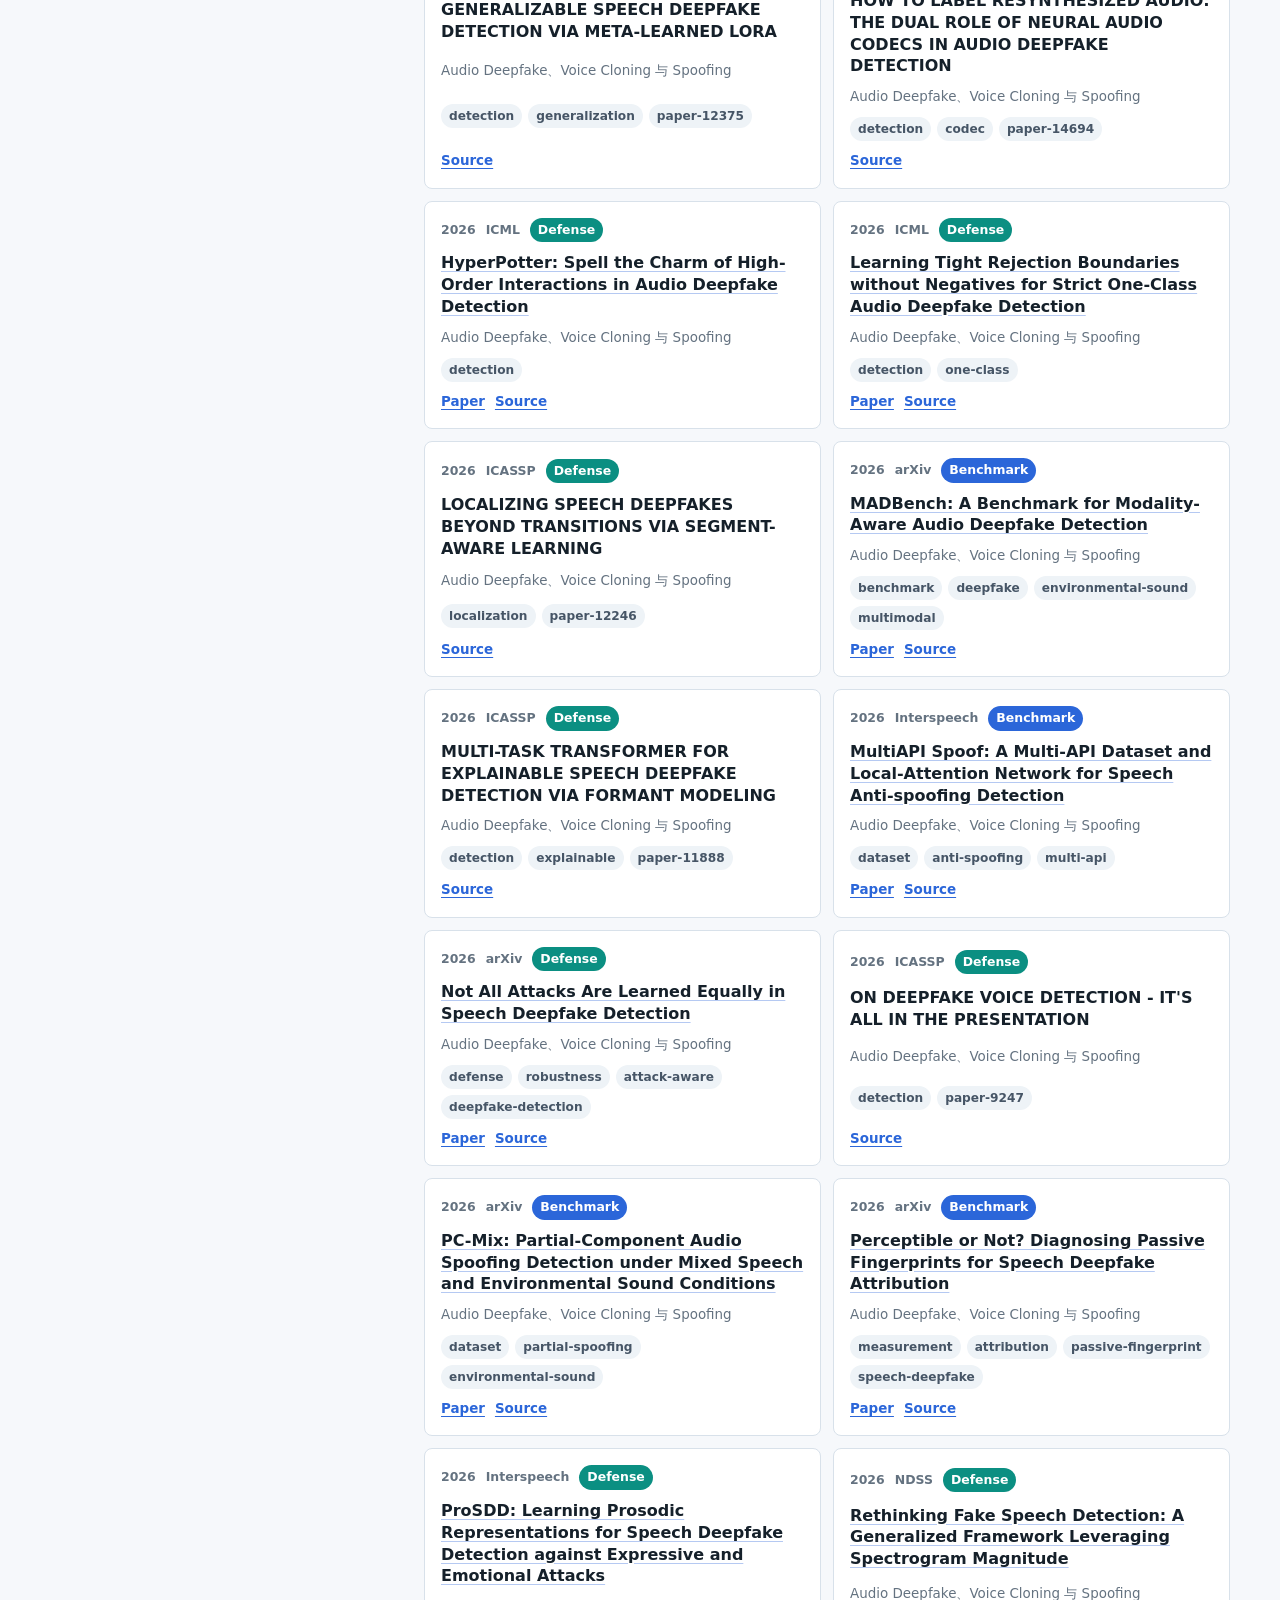
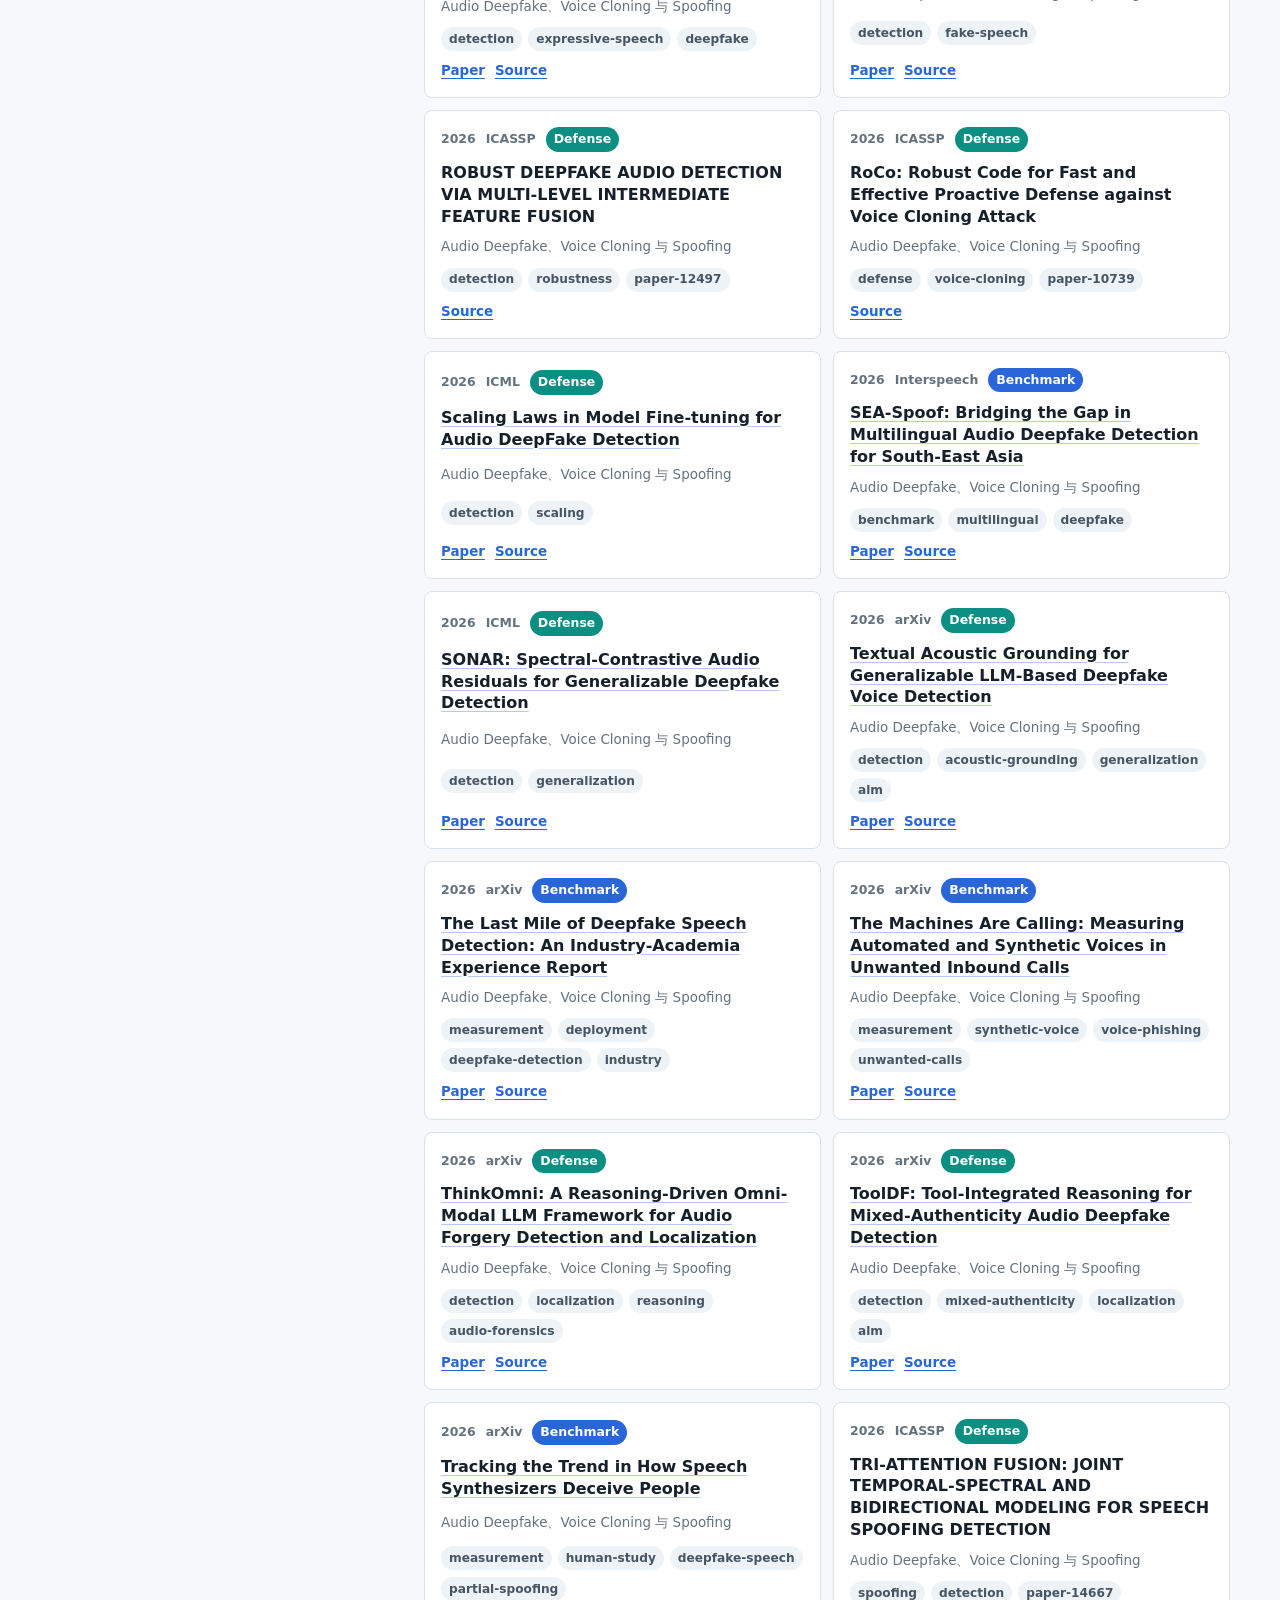
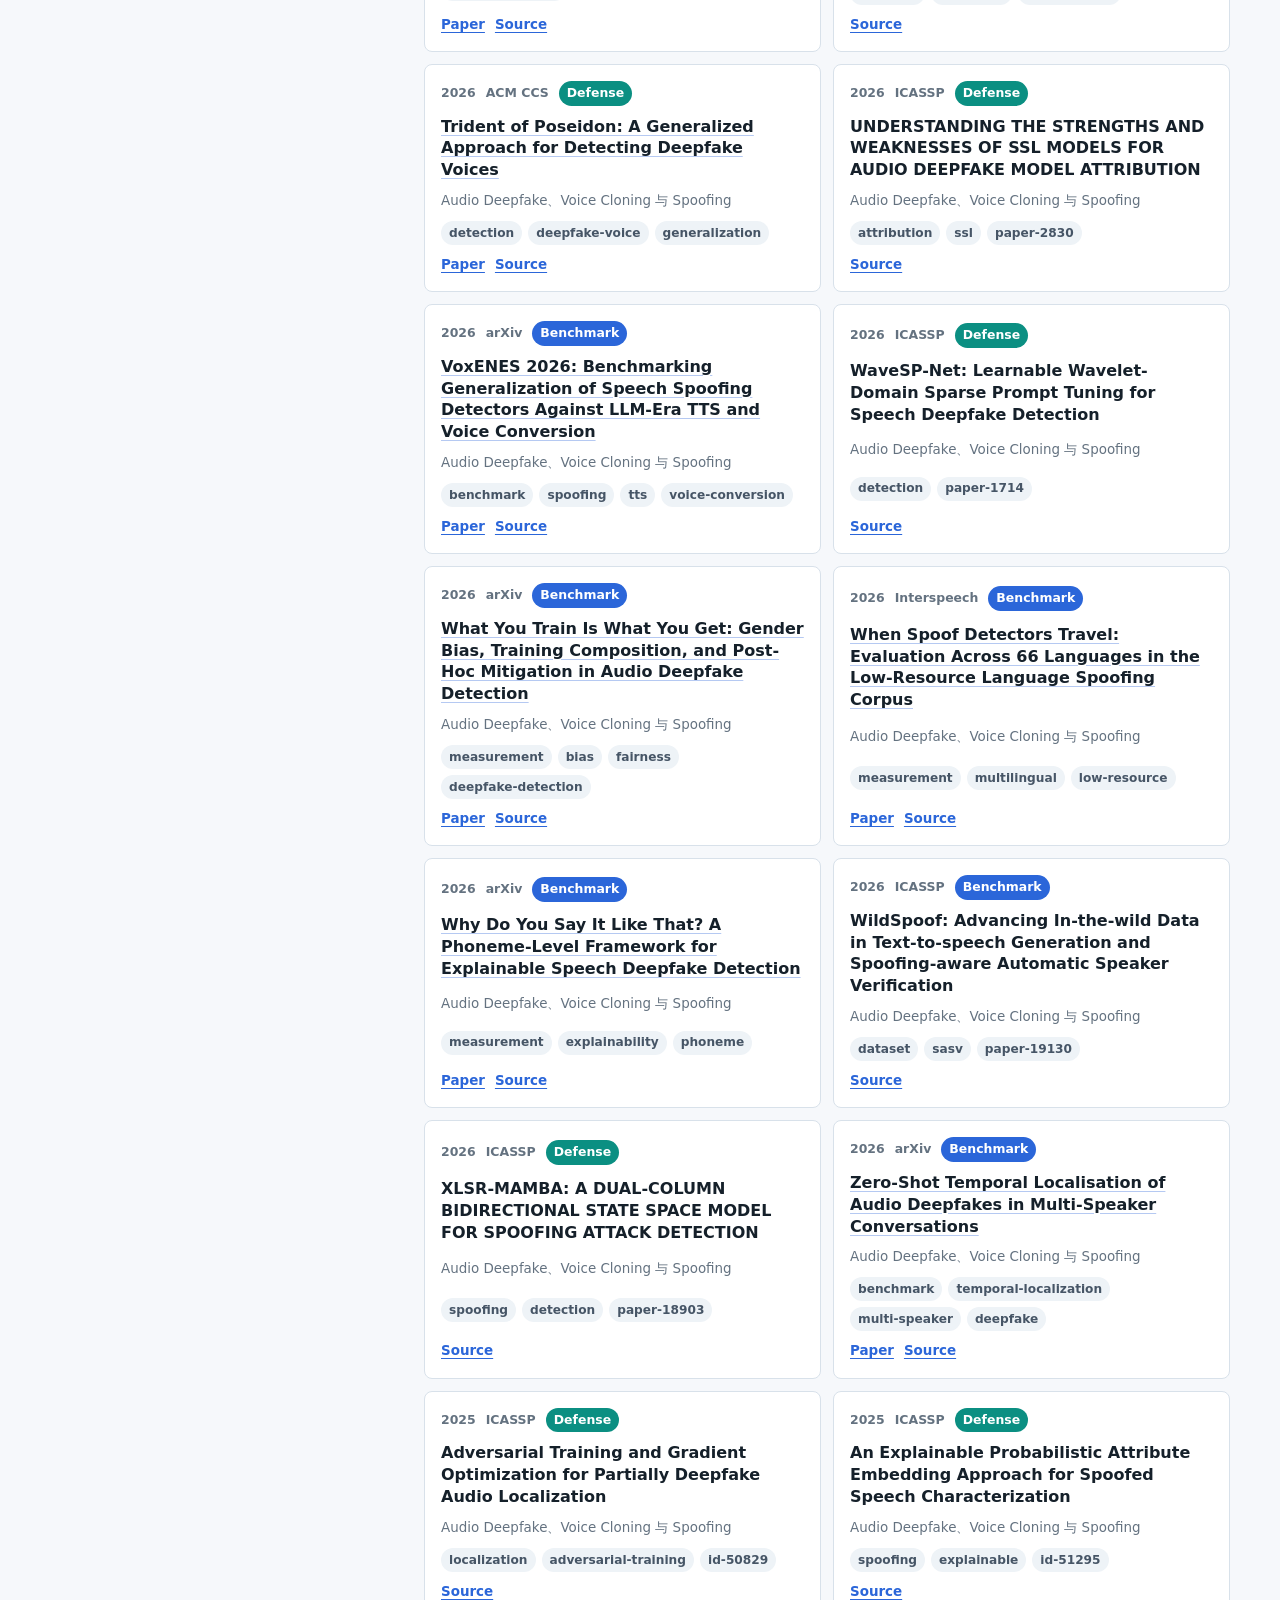
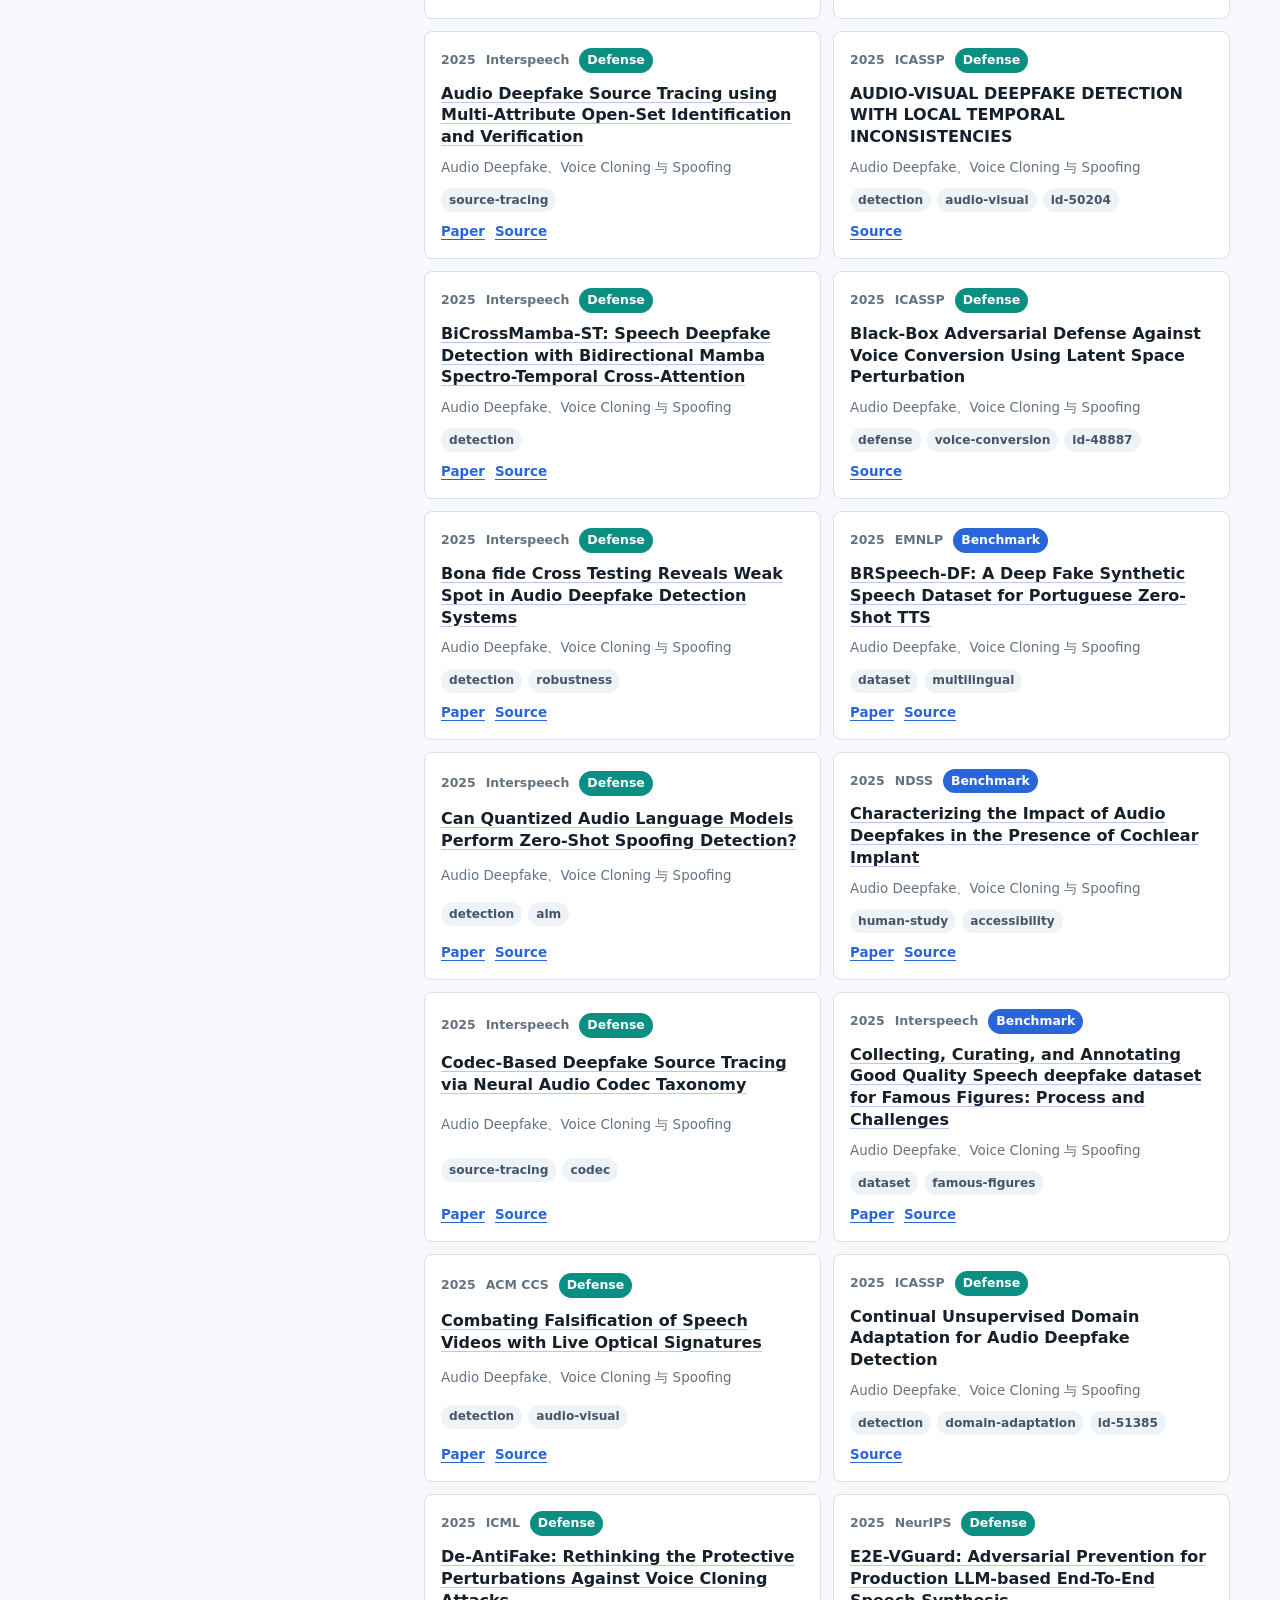
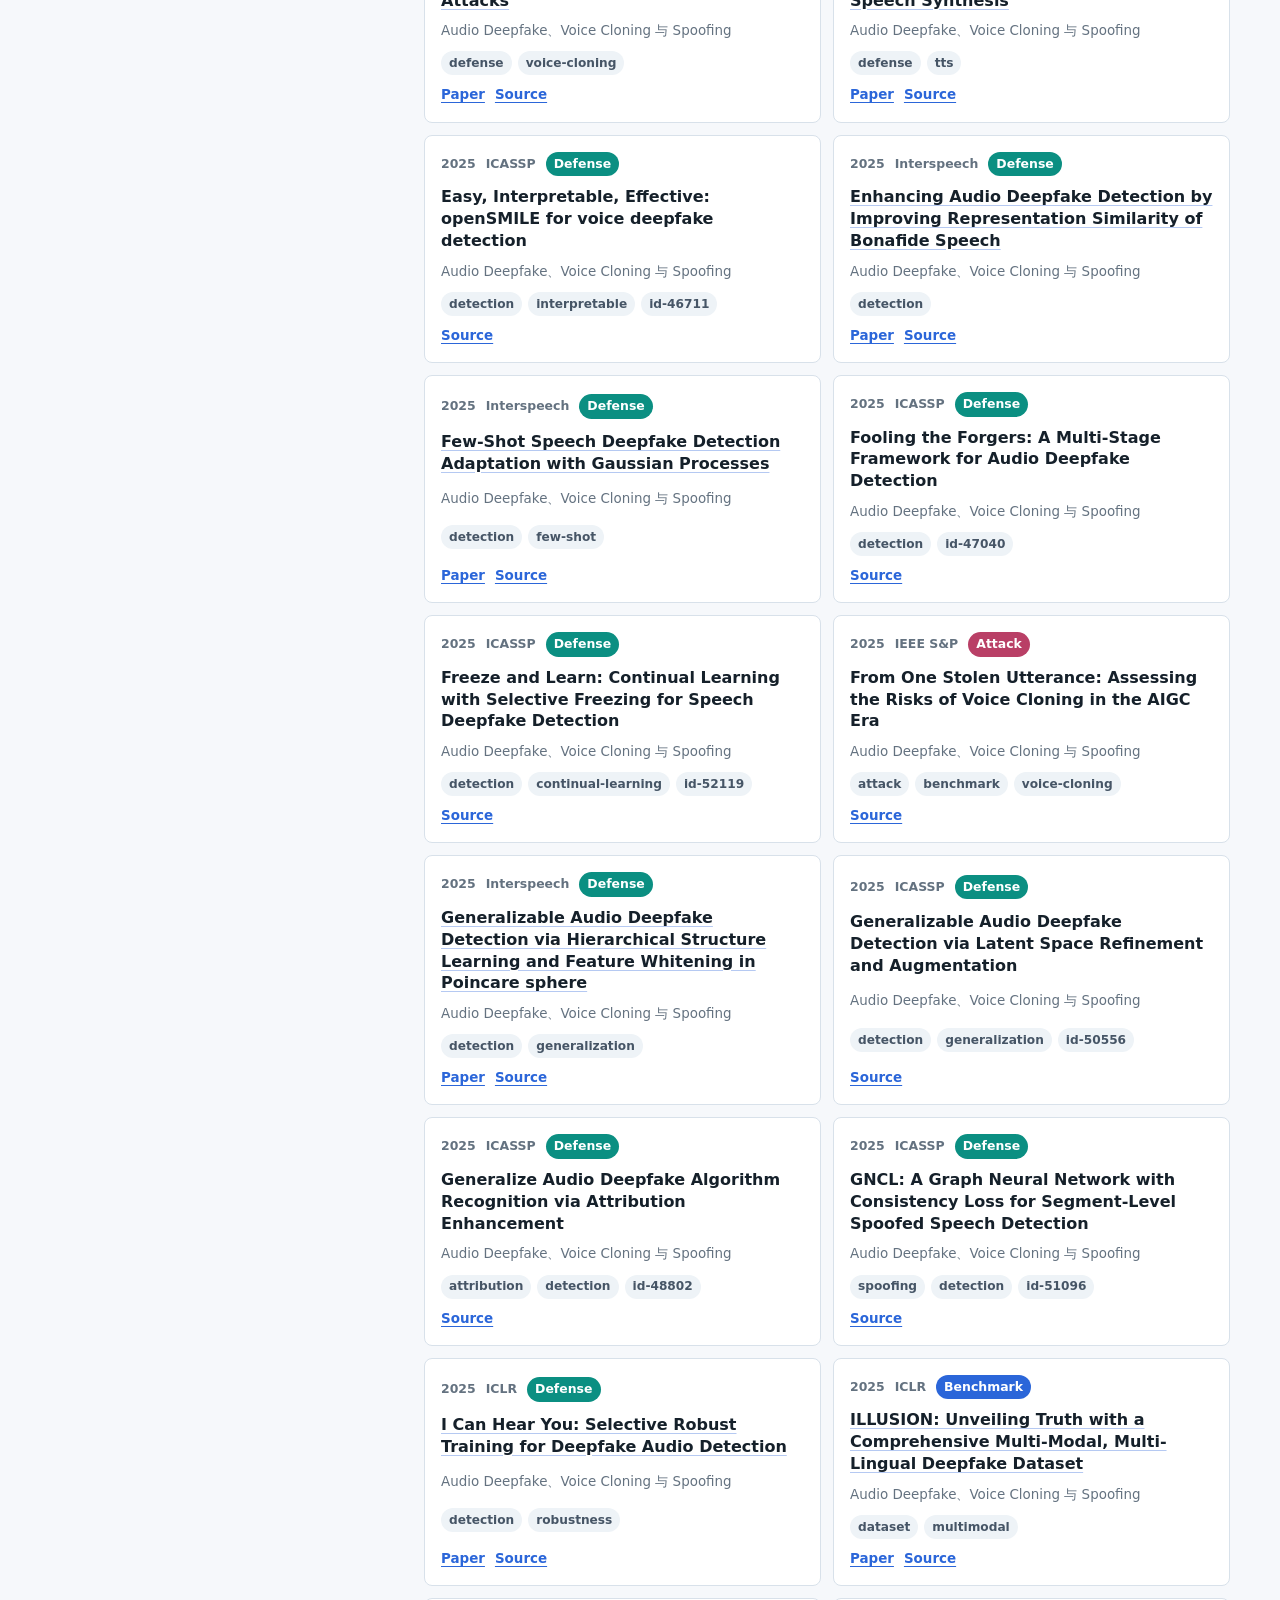
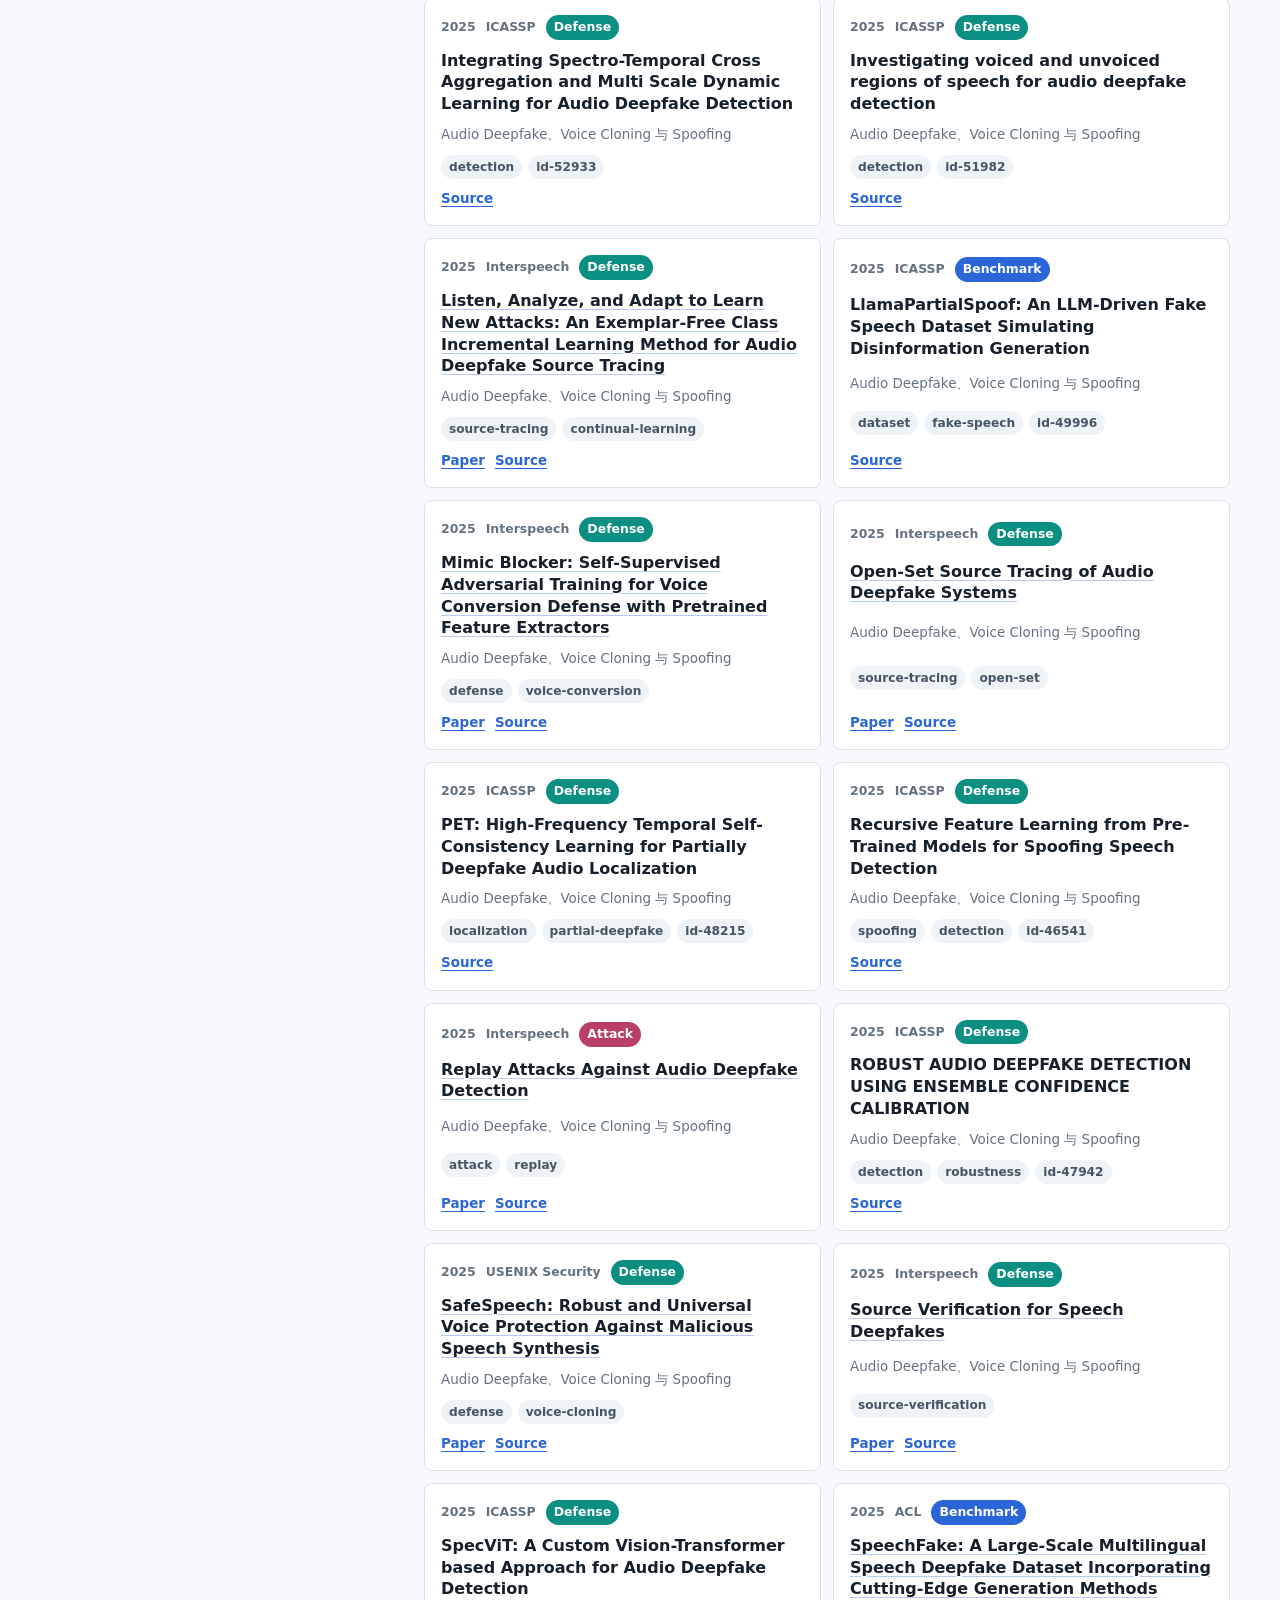
<file: docs/index.html>
<!doctype html>
<html lang="zh-CN">
  <head>
    <meta charset="utf-8" />
    <meta name="viewport" content="width=device-width, initial-scale=1" />
    <meta
      name="description"
      content="A classified, searchable GitHub Pages view for audio attacks, privacy, watermarking, deepfake detection, and speech-model fairness, bias, and trustworthiness research."
    />
    <title>Awesome Audio Security Research</title>
    <link rel="stylesheet" href="assets/site.css" />
  </head>
  <body>
    <header class="hero">
      <canvas id="hero-canvas" aria-hidden="true"></canvas>
      <nav class="topbar" aria-label="Primary">
        <div class="brand-group">
          <a class="brand" href="./" aria-label="Awesome Audio Security Research home">
            <span class="brand-mark">AS</span>
            <span>Audio Security</span>
          </a>
          <a class="creator-link" href="https://ziffer.top/" target="_blank" rel="noopener noreferrer">by Ziffer</a>
        </div>
        <div class="nav-links">
          <a href="#explore">分类浏览</a>
          <a id="taxonomy-link" href="https://github.com/sfofgalaxy/awesome-audio-security-research/blob/main/docs/taxonomy.md">Taxonomy</a>
          <a id="resources-link" href="https://github.com/sfofgalaxy/awesome-audio-security-research/blob/main/docs/resources.md">Resources</a>
          <a id="repo-link" href="https://github.com/sfofgalaxy/awesome-audio-security-research">GitHub</a>
        </div>
      </nav>
      <div class="hero-content">
        <p class="kicker">2025-2026 top-venue map</p>
        <h1>Awesome Audio Security Research</h1>
        <p class="hero-copy">
          面向 audio attacks、voice privacy、watermarking、deepfake detection，以及 speech model fairness、bias 与 trustworthy audio AI 的分类阅读地图。
        </p>
        <div class="hero-actions">
          <a class="button primary" href="#explore">浏览论文</a>
          <a class="button secondary" id="suggest-link" href="https://github.com/sfofgalaxy/awesome-audio-security-research/issues/new?template=paper.yml">提交论文</a>
        </div>
      </div>
    </header>

    <main>
      <section class="stats-band" aria-label="Collection stats">
        <div class="stat">
          <span class="stat-value" id="paper-count">...</span>
          <span class="stat-label">Papers</span>
        </div>
        <div class="stat">
          <span class="stat-value" id="category-count">...</span>
          <span class="stat-label">Categories</span>
        </div>
        <div class="stat">
          <span class="stat-value" id="year-range">...</span>
          <span class="stat-label">Years</span>
        </div>
        <div class="stat">
          <span class="stat-value" id="linked-count">...</span>
          <span class="stat-label">Official links</span>
        </div>
      </section>

      <section class="controls-band" id="explore">
        <div class="section-heading">
          <p class="eyebrow">Research index</p>
          <h2>按威胁面和研究角色整理</h2>
          <p id="collection-date" class="section-copy"></p>
        </div>

        <form class="filters" id="filters" role="search">
          <label class="search-box">
            <span class="visually-hidden">Search papers</span>
            <input id="search-input" type="search" placeholder="搜索标题、venue、tag、分类..." autocomplete="off" />
          </label>
          <label>
            <span>分类</span>
            <select id="category-select"></select>
          </label>
          <label>
            <span>年份</span>
            <select id="year-select"></select>
          </label>
          <label>
            <span>Venue</span>
            <select id="venue-select"></select>
          </label>
          <label>
            <span>排序</span>
            <select id="sort-select">
              <option value="newest">Newest first</option>
              <option value="oldest">Oldest first</option>
              <option value="title">Title A-Z</option>
              <option value="venue">Venue A-Z</option>
            </select>
          </label>
          <label class="toggle">
            <input id="linked-only" type="checkbox" />
            <span>只看有链接</span>
          </label>
          <button class="button reset" id="reset-button" type="button">重置</button>
        </form>

        <div class="segmented" id="section-filter" aria-label="Research role"></div>
      </section>

      <section class="layout">
        <aside class="sidebar" aria-label="Categories">
          <div class="panel-heading">
            <h2>分类</h2>
            <span id="active-category-count">0</span>
          </div>
          <div class="category-list" id="category-list"></div>

          <div class="facet-block">
            <h3>高频 Tags</h3>
            <div class="chip-cloud" id="top-tags"></div>
          </div>

          <div class="facet-block">
            <h3>主要 Venues</h3>
            <div class="chip-cloud" id="top-venues"></div>
          </div>
        </aside>

        <section class="results" aria-label="Paper results">
          <div class="results-heading">
            <div>
              <p class="eyebrow">Current view</p>
              <h2 id="results-title">全部论文</h2>
            </div>
            <p class="result-count" id="result-count" aria-live="polite">Loading...</p>
          </div>
          <div class="empty-state" id="empty-state" hidden>
            没找到匹配条目。可以换一个关键词或清掉筛选条件。
          </div>
          <div class="result-groups" id="result-groups"></div>
        </section>
      </section>

      <section class="landscape-section" aria-label="Category landscape">
        <div class="section-heading">
          <p class="eyebrow">Landscape</p>
          <h2>每个方向的攻防与评测分布</h2>
        </div>
        <div class="legend" id="section-legend"></div>
        <div class="landscape-chart" id="landscape-chart"></div>
      </section>
    </main>

    <footer class="footer">
      <p class="credit">Curated by <a href="https://ziffer.top/" target="_blank" rel="noopener noreferrer">Ziffer</a>.</p>
      <p>Data is generated from <code>categories/*.md</code> by <code>scripts/build_site.py</code>.</p>
      <p>
        <a id="readme-link" href="https://github.com/sfofgalaxy/awesome-audio-security-research/blob/main/README.md">README</a>
        <a id="readme-zh-link" href="https://github.com/sfofgalaxy/awesome-audio-security-research/blob/main/README.zh-CN.md">中文 README</a>
        <a id="contributing-link" href="https://github.com/sfofgalaxy/awesome-audio-security-research/blob/main/CONTRIBUTING.md">Contributing</a>
      </p>
    </footer>

    <script src="assets/app.js"></script>
  </body>
</html>
</file>
<file: docs/assets/site.css>
:root {
  color-scheme: light;
  --bg: #f6f8fb;
  --surface: #ffffff;
  --surface-2: #eef3f7;
  --ink: #15202a;
  --muted: #647280;
  --line: #d8e1ea;
  --hero: #10171d;
  --hero-soft: #18232b;
  --teal: #0b8f82;
  --blue: #2b66d9;
  --rose: #b93f66;
  --amber: #b67518;
  --violet: #6957c2;
  --shadow: 0 18px 45px rgba(23, 35, 48, 0.11);
  --radius: 8px;
}

* {
  box-sizing: border-box;
}

html {
  scroll-behavior: smooth;
}

body {
  margin: 0;
  background: var(--bg);
  color: var(--ink);
  font-family:
    Inter, ui-sans-serif, system-ui, -apple-system, BlinkMacSystemFont, "Segoe UI",
    sans-serif;
  line-height: 1.5;
  overflow-x: hidden;
}

a {
  color: inherit;
}

button,
input,
select {
  font: inherit;
}

button {
  cursor: pointer;
}

.visually-hidden {
  position: absolute;
  width: 1px;
  height: 1px;
  padding: 0;
  margin: -1px;
  overflow: hidden;
  clip: rect(0, 0, 0, 0);
  white-space: nowrap;
  border: 0;
}

.hero {
  position: relative;
  min-height: 610px;
  overflow: hidden;
  background: var(--hero);
  color: #f5f9fc;
}

#hero-canvas {
  position: absolute;
  inset: 0;
  width: 100%;
  height: 100%;
}

.topbar {
  position: relative;
  z-index: 2;
  display: flex;
  align-items: center;
  justify-content: space-between;
  gap: 24px;
  width: min(1180px, calc(100% - 40px));
  min-height: 74px;
  margin: 0 auto;
}

.brand-group,
.brand {
  display: inline-flex;
  align-items: center;
}

.brand-group {
  gap: 14px;
  flex-wrap: wrap;
}

.brand {
  gap: 10px;
  color: #ffffff;
  font-weight: 800;
  text-decoration: none;
}

.brand-mark {
  display: grid;
  width: 36px;
  height: 36px;
  place-items: center;
  border: 1px solid rgba(255, 255, 255, 0.34);
  border-radius: var(--radius);
  background: rgba(255, 255, 255, 0.08);
}

.nav-links {
  display: flex;
  align-items: center;
  gap: 18px;
  color: rgba(245, 249, 252, 0.78);
  font-size: 0.94rem;
}

.creator-link {
  display: inline-flex;
  align-items: center;
  min-height: 28px;
  padding: 0 9px;
  border: 1px solid rgba(139, 227, 218, 0.36);
  border-radius: 999px;
  background: rgba(139, 227, 218, 0.1);
  color: #bff4ee;
  font-size: 0.82rem;
  font-weight: 800;
  text-decoration: none;
}

.nav-links a {
  text-decoration: none;
}

.nav-links a:hover,
.creator-link:hover {
  color: #ffffff;
}

.hero-content {
  position: relative;
  z-index: 2;
  width: min(1180px, calc(100% - 40px));
  margin: 0 auto;
  padding: 120px 0 86px;
}

.kicker,
.eyebrow {
  margin: 0 0 12px;
  color: var(--teal);
  font-size: 0.83rem;
  font-weight: 800;
  letter-spacing: 0;
  text-transform: uppercase;
}

.hero .kicker {
  color: #8be3da;
}

h1,
h2,
h3,
p {
  margin-top: 0;
}

.hero h1 {
  max-width: 820px;
  margin-bottom: 18px;
  font-size: 4.8rem;
  line-height: 0.97;
  letter-spacing: 0;
  overflow-wrap: break-word;
  text-wrap: balance;
}

.hero-copy {
  max-width: 680px;
  margin-bottom: 32px;
  color: rgba(245, 249, 252, 0.78);
  font-size: 1.2rem;
}

.hero-actions,
.footer p,
.panel-heading,
.results-heading,
.legend,
.paper-meta,
.paper-links,
.tag-row {
  display: flex;
  align-items: center;
  gap: 10px;
  flex-wrap: wrap;
}

.button {
  display: inline-flex;
  align-items: center;
  justify-content: center;
  min-height: 42px;
  padding: 0 16px;
  border: 1px solid transparent;
  border-radius: var(--radius);
  font-weight: 750;
  text-decoration: none;
}

.button.primary {
  background: #f8fbff;
  color: #10171d;
}

.button.secondary {
  border-color: rgba(255, 255, 255, 0.28);
  color: #f8fbff;
  background: rgba(255, 255, 255, 0.08);
}

.button.reset {
  border-color: var(--line);
  background: var(--surface);
  color: var(--ink);
}

.stats-band {
  display: grid;
  grid-template-columns: repeat(4, minmax(0, 1fr));
  width: min(1180px, calc(100% - 40px));
  margin: -58px auto 0;
  position: relative;
  z-index: 4;
  background: var(--surface);
  border: 1px solid var(--line);
  border-radius: var(--radius);
  box-shadow: var(--shadow);
}

.stat {
  min-height: 116px;
  padding: 24px;
  border-right: 1px solid var(--line);
}

.stat:last-child {
  border-right: 0;
}

.stat-value {
  display: block;
  margin-bottom: 5px;
  color: var(--ink);
  font-size: 2.15rem;
  font-weight: 850;
  line-height: 1;
}

.stat-label {
  color: var(--muted);
  font-size: 0.9rem;
}

.controls-band,
.landscape-section {
  width: min(1180px, calc(100% - 40px));
  margin: 66px auto 0;
}

.section-heading {
  max-width: 760px;
  margin-bottom: 24px;
}

.section-heading h2,
.results-heading h2,
.panel-heading h2 {
  margin-bottom: 8px;
  font-size: 2rem;
  line-height: 1.1;
  letter-spacing: 0;
}

.section-copy {
  color: var(--muted);
}

.filters {
  display: grid;
  grid-template-columns: minmax(260px, 1.8fr) repeat(4, minmax(145px, 1fr)) auto auto;
  gap: 12px;
  align-items: end;
  padding: 16px;
  background: var(--surface);
  border: 1px solid var(--line);
  border-radius: var(--radius);
}

.filters label {
  display: grid;
  gap: 7px;
  color: var(--muted);
  font-size: 0.83rem;
  font-weight: 750;
}

.filters input[type="search"],
.filters select {
  width: 100%;
  min-height: 42px;
  border: 1px solid var(--line);
  border-radius: var(--radius);
  background: #ffffff;
  color: var(--ink);
  padding: 0 12px;
}

.filters input:focus,
.filters select:focus,
.segmented button:focus,
.category-card:focus,
.chip-button:focus,
.button:focus {
  outline: 3px solid rgba(43, 102, 217, 0.24);
  outline-offset: 2px;
}

.toggle {
  min-height: 42px;
  align-content: center;
  grid-template-columns: auto auto;
  align-items: center;
  color: var(--ink);
}

.toggle input {
  width: 18px;
  height: 18px;
  accent-color: var(--teal);
}

.segmented {
  display: flex;
  flex-wrap: wrap;
  gap: 8px;
  margin-top: 14px;
}

.segmented button,
.chip-button {
  min-height: 36px;
  padding: 0 12px;
  border: 1px solid var(--line);
  border-radius: var(--radius);
  background: var(--surface);
  color: var(--ink);
  font-weight: 750;
}

.segmented button.is-active,
.chip-button.is-active {
  border-color: rgba(11, 143, 130, 0.6);
  background: rgba(11, 143, 130, 0.1);
  color: #075d56;
}

.layout {
  display: grid;
  grid-template-columns: minmax(280px, 350px) minmax(0, 1fr);
  gap: 24px;
  width: min(1180px, calc(100% - 40px));
  margin: 26px auto 0;
  align-items: start;
}

.sidebar {
  display: grid;
  gap: 18px;
  position: sticky;
  top: 18px;
}

.panel-heading,
.results-heading {
  justify-content: space-between;
}

.panel-heading span,
.result-count {
  color: var(--muted);
  font-weight: 750;
}

.category-list {
  display: grid;
  gap: 10px;
}

.category-card {
  display: grid;
  width: 100%;
  gap: 10px;
  padding: 15px;
  border: 1px solid var(--line);
  border-radius: var(--radius);
  background: var(--surface);
  color: var(--ink);
  text-align: left;
  box-shadow: none;
}

.category-card:hover,
.category-card.is-active {
  border-color: rgba(43, 102, 217, 0.46);
  box-shadow: 0 12px 28px rgba(23, 35, 48, 0.08);
}

.category-title {
  display: flex;
  justify-content: space-between;
  gap: 12px;
  font-size: 0.96rem;
  font-weight: 850;
}

.category-desc {
  color: var(--muted);
  font-size: 0.88rem;
}

.mini-counts,
.tag-row {
  display: flex;
  flex-wrap: wrap;
  gap: 6px;
}

.mini-counts span,
.tag {
  display: inline-flex;
  align-items: center;
  min-height: 24px;
  padding: 0 8px;
  border-radius: 999px;
  background: var(--surface-2);
  color: #465566;
  font-size: 0.76rem;
  font-weight: 750;
}

.facet-block {
  padding: 16px;
  background: var(--surface);
  border: 1px solid var(--line);
  border-radius: var(--radius);
}

.facet-block h3 {
  margin-bottom: 12px;
  font-size: 1rem;
}

.chip-cloud {
  display: flex;
  flex-wrap: wrap;
  gap: 8px;
}

.results {
  min-width: 0;
}

.result-groups {
  display: grid;
  gap: 22px;
}

.result-group {
  display: grid;
  gap: 12px;
}

.result-group h3 {
  margin: 0;
  color: #324354;
  font-size: 1.02rem;
}

.paper-grid {
  display: grid;
  grid-template-columns: repeat(2, minmax(0, 1fr));
  gap: 12px;
}

.paper-card {
  display: grid;
  gap: 10px;
  min-width: 0;
  min-height: 188px;
  padding: 16px;
  background: var(--surface);
  border: 1px solid var(--line);
  border-radius: var(--radius);
}

.paper-meta {
  color: var(--muted);
  font-size: 0.78rem;
  font-weight: 750;
}

.section-badge {
  color: #ffffff;
  border-radius: 999px;
  padding: 3px 8px;
}

.section-badge[data-section="Attack"] {
  background: var(--rose);
}

.section-badge[data-section="Defense"] {
  background: var(--teal);
}

.section-badge[data-section="Benchmark & Measurement"] {
  background: var(--blue);
}

.section-badge[data-section="Other"] {
  background: var(--amber);
}

.paper-card h4 {
  margin: 0;
  font-size: 1rem;
  line-height: 1.36;
  letter-spacing: 0;
}

.paper-card h4 a {
  color: var(--ink);
  text-decoration-color: rgba(43, 102, 217, 0.35);
  text-underline-offset: 3px;
}

.paper-category {
  color: var(--muted);
  font-size: 0.84rem;
}

.paper-links {
  align-self: end;
  color: var(--blue);
  font-size: 0.84rem;
  font-weight: 750;
}

.paper-links a {
  text-decoration-thickness: 1px;
  text-underline-offset: 3px;
}

.empty-state {
  padding: 28px;
  background: var(--surface);
  border: 1px dashed var(--line);
  border-radius: var(--radius);
  color: var(--muted);
}

.legend {
  margin-bottom: 16px;
}

.legend-item {
  display: inline-flex;
  align-items: center;
  gap: 7px;
  color: var(--muted);
  font-size: 0.87rem;
  font-weight: 750;
}

.legend-swatch {
  width: 12px;
  height: 12px;
  border-radius: 3px;
}

.landscape-chart {
  display: grid;
  gap: 12px;
  padding: 18px;
  background: var(--surface);
  border: 1px solid var(--line);
  border-radius: var(--radius);
}

.landscape-row {
  display: grid;
  grid-template-columns: minmax(170px, 250px) minmax(0, 1fr) 44px;
  align-items: center;
  gap: 12px;
}

.landscape-label {
  min-width: 0;
  color: #324354;
  font-size: 0.9rem;
  font-weight: 800;
}

.stack-bar {
  display: flex;
  height: 24px;
  overflow: hidden;
  background: var(--surface-2);
  border-radius: var(--radius);
}

.stack-segment {
  min-width: 3px;
}

.stack-segment[data-section="Attack"] {
  background: var(--rose);
}

.stack-segment[data-section="Defense"] {
  background: var(--teal);
}

.stack-segment[data-section="Benchmark & Measurement"] {
  background: var(--blue);
}

.stack-segment[data-section="Other"] {
  background: var(--amber);
}

.stack-total {
  color: var(--muted);
  font-weight: 850;
  text-align: right;
}

.footer {
  width: min(1180px, calc(100% - 40px));
  margin: 70px auto 34px;
  padding-top: 24px;
  border-top: 1px solid var(--line);
  color: var(--muted);
  font-size: 0.9rem;
}

.footer .credit {
  color: var(--ink);
  font-weight: 800;
}

.footer a {
  color: var(--blue);
  font-weight: 750;
  text-decoration-thickness: 1px;
  text-underline-offset: 3px;
}

.footer code {
  color: #324354;
  font-size: 0.86em;
}

@media (max-width: 1080px) {
  .filters {
    grid-template-columns: repeat(2, minmax(0, 1fr));
  }

  .search-box {
    grid-column: 1 / -1;
  }

  .layout {
    grid-template-columns: 1fr;
  }

  .sidebar {
    position: static;
  }

  .category-list {
    grid-template-columns: repeat(2, minmax(0, 1fr));
  }
}

@media (max-width: 760px) {
  .hero {
    min-height: 560px;
  }

  .topbar {
    align-items: flex-start;
    flex-direction: column;
    padding: 18px 0;
  }

  .nav-links {
    width: 100%;
    overflow-x: auto;
    padding-bottom: 5px;
  }

  .hero-content {
    padding-top: 72px;
  }

  .hero h1 {
    font-size: 2.75rem;
  }

  .hero-copy {
    font-size: 1.02rem;
  }

  .stats-band {
    grid-template-columns: repeat(2, minmax(0, 1fr));
  }

  .stat {
    border-right: 0;
    border-bottom: 1px solid var(--line);
  }

  .stat:nth-child(odd) {
    border-right: 1px solid var(--line);
  }

  .stat:nth-last-child(-n + 2) {
    border-bottom: 0;
  }

  .filters,
  .category-list,
  .paper-grid {
    grid-template-columns: 1fr;
  }

  .landscape-row {
    grid-template-columns: 1fr;
    gap: 7px;
  }

  .stack-total {
    text-align: left;
  }
}

@media (max-width: 460px) {
  .topbar,
  .hero-content,
  .stats-band,
  .controls-band,
  .layout,
  .landscape-section,
  .footer {
    width: min(1180px, calc(100% - 28px));
  }

  .hero h1 {
    font-size: 2.25rem;
  }

  .stats-band {
    grid-template-columns: 1fr;
  }

  .stat,
  .stat:nth-child(odd) {
    border-right: 0;
    border-bottom: 1px solid var(--line);
  }

  .stat:last-child {
    border-bottom: 0;
  }
}
</file>
